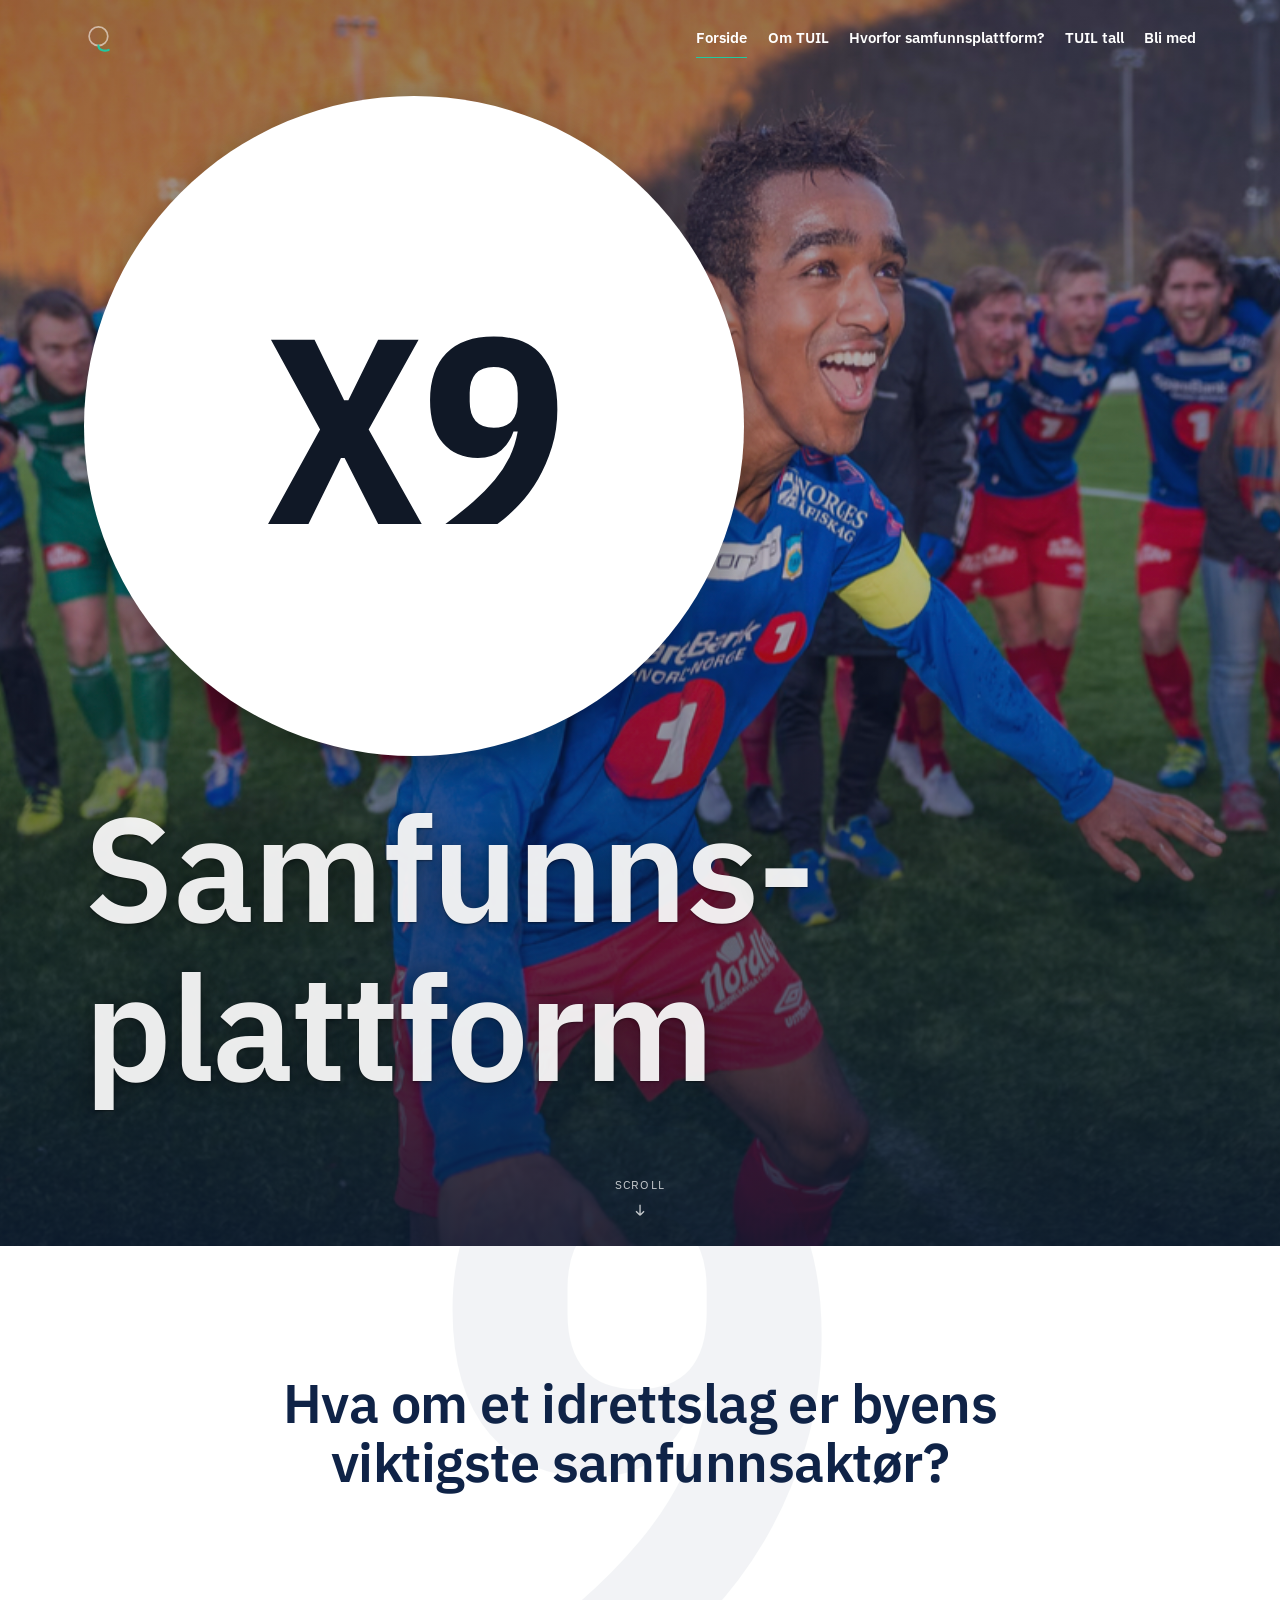
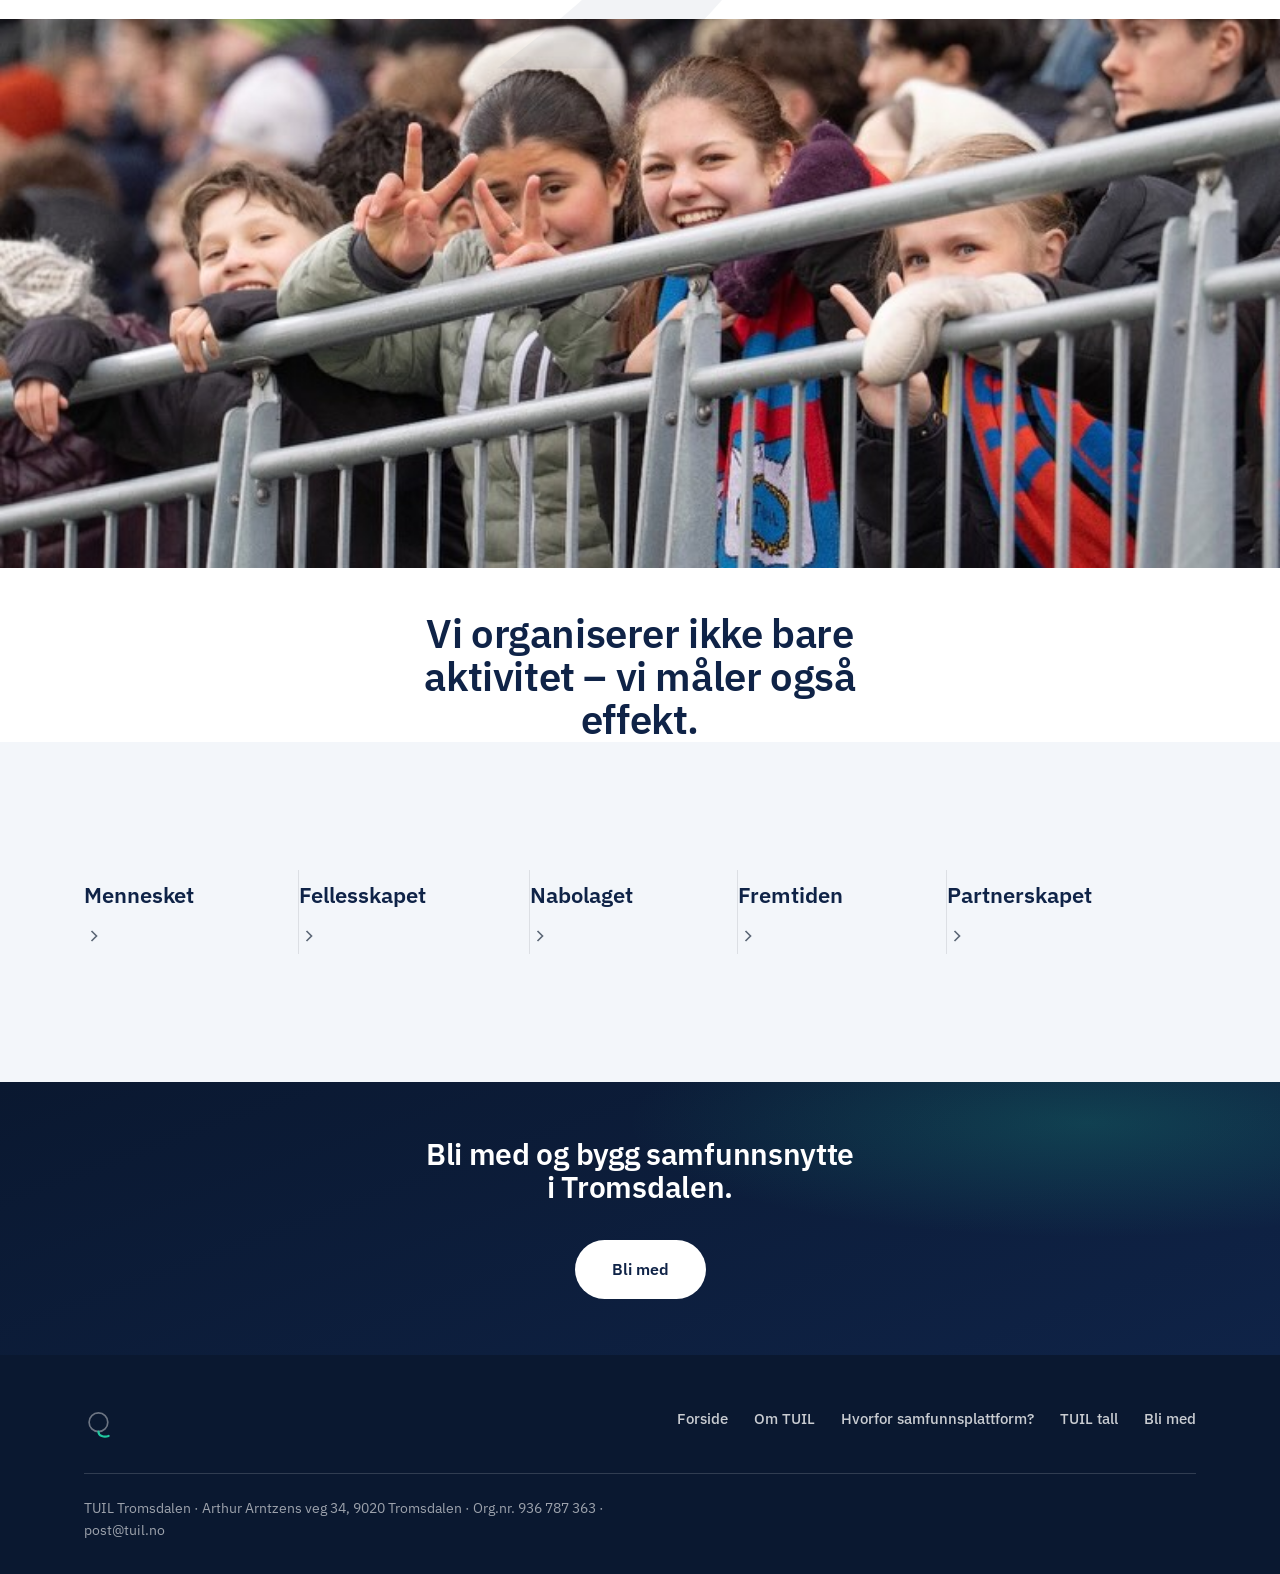
<file: index.html>
<!DOCTYPE html>
<html lang="no">
<head>
<meta charset="UTF-8">
<meta name="viewport" content="width=device-width, initial-scale=1.0">
<title>X9 – TUILs samfunnsplattform</title>
<meta name="description" content="Hva om et idrettslag er byens viktigste samfunnsaktør? X9 er TUILs samfunnsplattform – vi organiserer aktivitet og måler effekt.">
<meta property="og:title" content="X9 – TUILs samfunnsplattform">
<meta property="og:description" content="Hva om et idrettslag er byens viktigste samfunnsaktør? X9 er TUILs samfunnsplattform – vi organiserer aktivitet og måler effekt.">
<meta property="og:type" content="website">
<!-- og:image kommenteres inn når delingsbilde foreligger (bilde 1 eller egen delingsversjon med x9-logo) -->
<!-- <meta property="og:image" content="/images/x9-deling.jpg"> -->

<link rel="preconnect" href="https://fonts.googleapis.com">
<link rel="preconnect" href="https://fonts.gstatic.com" crossorigin>
<link href="https://fonts.googleapis.com/css2?family=IBM+Plex+Sans:wght@400;500;600;700&family=IBM+Plex+Sans+Condensed:wght@600;700&display=swap" rel="stylesheet">

<link rel="stylesheet" href="css/style.css">
</head>
<body>
<a class="skip-link" href="#main">Hopp til innhold</a>

<header class="site-header" id="siteHeader">
  <div class="container header-inner">
    <a href="/" class="logomark" aria-label="X9 TUIL – til forsiden">
      <svg viewBox="0 0 40 36" xmlns="http://www.w3.org/2000/svg" aria-hidden="true">
        <circle class="ring" cx="17" cy="16" r="11"/>
        <path class="arc" d="M17 27c0 5 6.5 7 12 5"/>
      </svg>
    </a>

    <nav class="primary-nav" aria-label="Hovedmeny">
      <div class="nav-links">
        <a href="/" aria-current="page">Forside</a>
        <a href="/om-tuil">Om TUIL</a>
        <a href="/hvorfor">Hvorfor samfunnsplattform?</a>
        <a href="/kpi">TUIL tall</a>
        <a href="/bli-med">Bli med</a>
      </div>
      <button class="menu-toggle" id="menuToggle" aria-expanded="false" aria-controls="mobilePanel" aria-label="Åpne meny">
        <span class="bars"></span>
      </button>
    </nav>
  </div>

  <div class="mobile-panel" id="mobilePanel">
    <a href="/" aria-current="page">Forside</a>
    <a href="/om-tuil">Om TUIL</a>
    <a href="/hvorfor">Hvorfor samfunnsplattform?</a>
    <a href="/kpi">TUIL tall</a>
    <a href="/bli-med">Bli med</a>
  </div>
</header>

<main id="main">

  <!-- ============ SEKSJON 1 — HERO (fullskjerm, bilde 1) ============ -->
  <section class="hero" id="hero">
    <div class="hero-media" data-hero-sentinel>
      <img class="photo" src="Bilder/MO%202018.jpg" alt="TUIL-spiller jubler etter scoring på fotballbanen, med lagkamerater og fjell i bakgrunnen">
    </div>
    <div class="container hero-inner">
      <h1><span class="x9-badge">X9</span><span class="line-2">Samfunns&shy;plattform</span></h1>
    </div>
    <div class="scroll-cue" aria-hidden="true">
      <span>Scroll</span>
      <svg viewBox="0 0 24 24" fill="none" stroke="currentColor" stroke-width="2"><path d="M12 4v16m0 0l-6-6m6 6l6-6"/></svg>
    </div>
  </section>

  <!-- ============ SEKSJON 2 — OVERSKRIFT 2 (ren tekst) ============ -->
  <section class="section" id="pastand">
    <div class="container">
      <div class="statement reveal">
        <svg class="ghost-nine" viewBox="0 0 200 260" aria-hidden="true">
          <text x="100" y="210" text-anchor="middle" font-family="'IBM Plex Sans Condensed', sans-serif" font-weight="700" font-size="260" fill="currentColor">9</text>
        </svg>
        <h2>Hva om et idrettslag er byens viktigste samfunnsaktør?</h2>
      </div>
    </div>
  </section>

  <!-- ============ SEKSJON 3 — BILDE 2 (full bredde) + OVERSKRIFT 3 ============ -->
  <section class="wide-image-block" id="effekt">
    <div class="wide-photo">
      <img class="photo" src="Bilder/Ung%20leder%2032.jpg" alt="Unge tilhengere jubler foran gjerdet på tribunen, iført TUIL-skjerf">
    </div>
    <div class="container caption">
      <h2 class="reveal">Vi organiserer ikke bare aktivitet – vi måler også effekt.</h2>
    </div>
  </section>

  <!-- ============ SEKSJON 4 — PILAR-STRIP ============ -->
  <section class="section section--mist" id="pilarer" aria-label="De fem pilarene bak X9">
    <div class="container">
      <ul class="pillar-strip">
        <li>
          <a href="/hvorfor#mennesket" class="reveal">
            Mennesket
            <svg viewBox="0 0 24 24" fill="none" stroke="currentColor" stroke-width="2" aria-hidden="true"><path d="M9 6l6 6-6 6"/></svg>
          </a>
        </li>
        <li>
          <a href="/hvorfor#fellesskapet" class="reveal">
            Fellesskapet
            <svg viewBox="0 0 24 24" fill="none" stroke="currentColor" stroke-width="2" aria-hidden="true"><path d="M9 6l6 6-6 6"/></svg>
          </a>
        </li>
        <li>
          <a href="/hvorfor#nabolaget" class="reveal">
            Nabolaget
            <svg viewBox="0 0 24 24" fill="none" stroke="currentColor" stroke-width="2" aria-hidden="true"><path d="M9 6l6 6-6 6"/></svg>
          </a>
        </li>
        <li>
          <a href="/hvorfor#fremtiden" class="reveal">
            Fremtiden
            <svg viewBox="0 0 24 24" fill="none" stroke="currentColor" stroke-width="2" aria-hidden="true"><path d="M9 6l6 6-6 6"/></svg>
          </a>
        </li>
        <li>
          <a href="/hvorfor#partnerskapet" class="reveal">
            Partnerskapet
            <svg viewBox="0 0 24 24" fill="none" stroke="currentColor" stroke-width="2" aria-hidden="true"><path d="M9 6l6 6-6 6"/></svg>
          </a>
        </li>
      </ul>
    </div>
  </section>

  <!-- ============ SEKSJON 5 — CTA ============ -->
  <section class="cta-band" id="cta">
    <div class="container">
      <h2 class="reveal">Bli med og bygg samfunnsnytte i Tromsdalen.</h2>
      <a href="/bli-med" class="btn btn-on-dark reveal" style="margin-top:36px;">Bli med</a>
    </div>
  </section>

</main>

<footer class="site-footer">
  <div class="container">
    <div class="footer-top">
      <a href="/" class="logomark" aria-label="X9 TUIL – til forsiden">
        <svg viewBox="0 0 40 36" xmlns="http://www.w3.org/2000/svg" aria-hidden="true">
          <circle class="ring" cx="17" cy="16" r="11"/>
          <path class="arc" d="M17 27c0 5 6.5 7 12 5"/>
        </svg>
      </a>
      <nav class="footer-nav" aria-label="Bunntekstmeny">
        <a href="/">Forside</a>
        <a href="/om-tuil">Om TUIL</a>
        <a href="/hvorfor">Hvorfor samfunnsplattform?</a>
        <a href="/kpi">TUIL tall</a>
        <a href="/bli-med">Bli med</a>
      </nav>
    </div>
    <div class="footer-bottom">
      <p>TUIL Tromsdalen · Arthur Arntzens veg 34, 9020 Tromsdalen · Org.nr. 936 787 363 · <a href="mailto:post@tuil.no">post@tuil.no</a></p>
    </div>
  </div>
</footer>

<script src="js/main.js"></script>
</body>
</html>
</file>
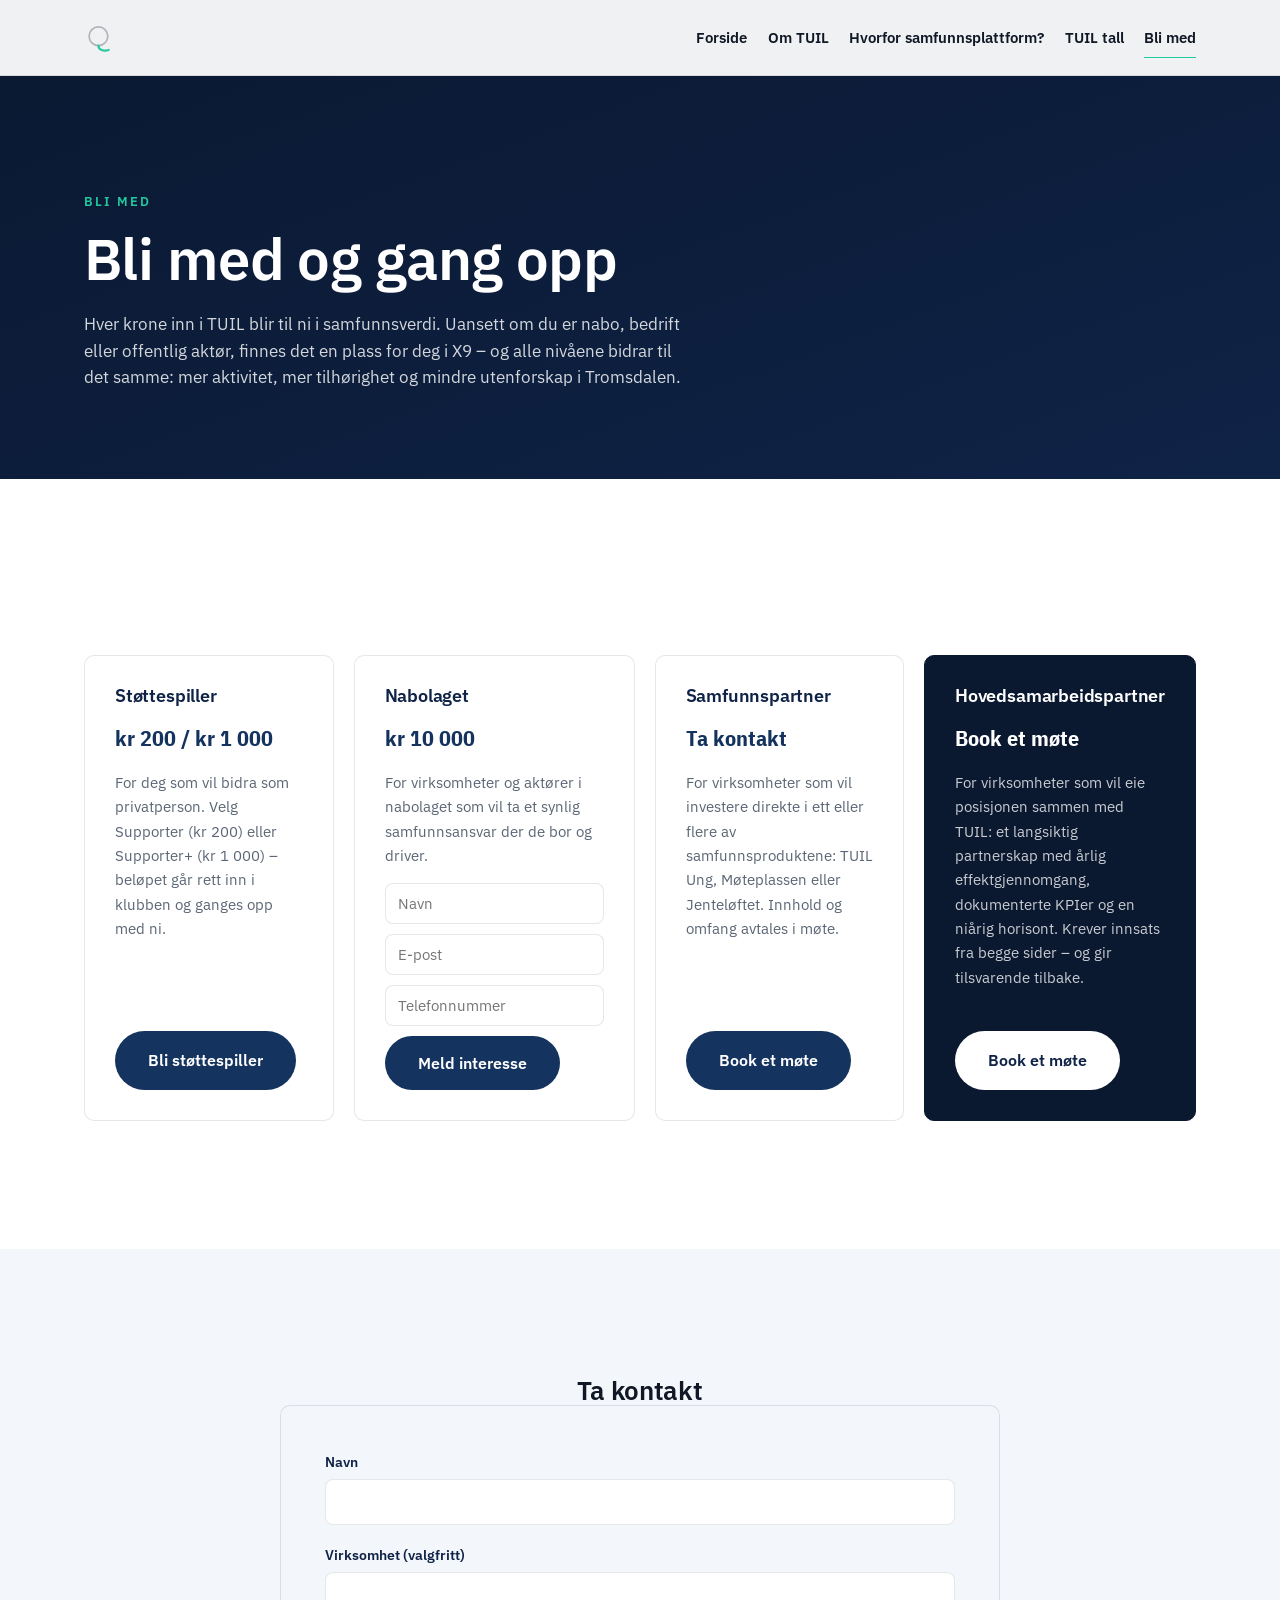
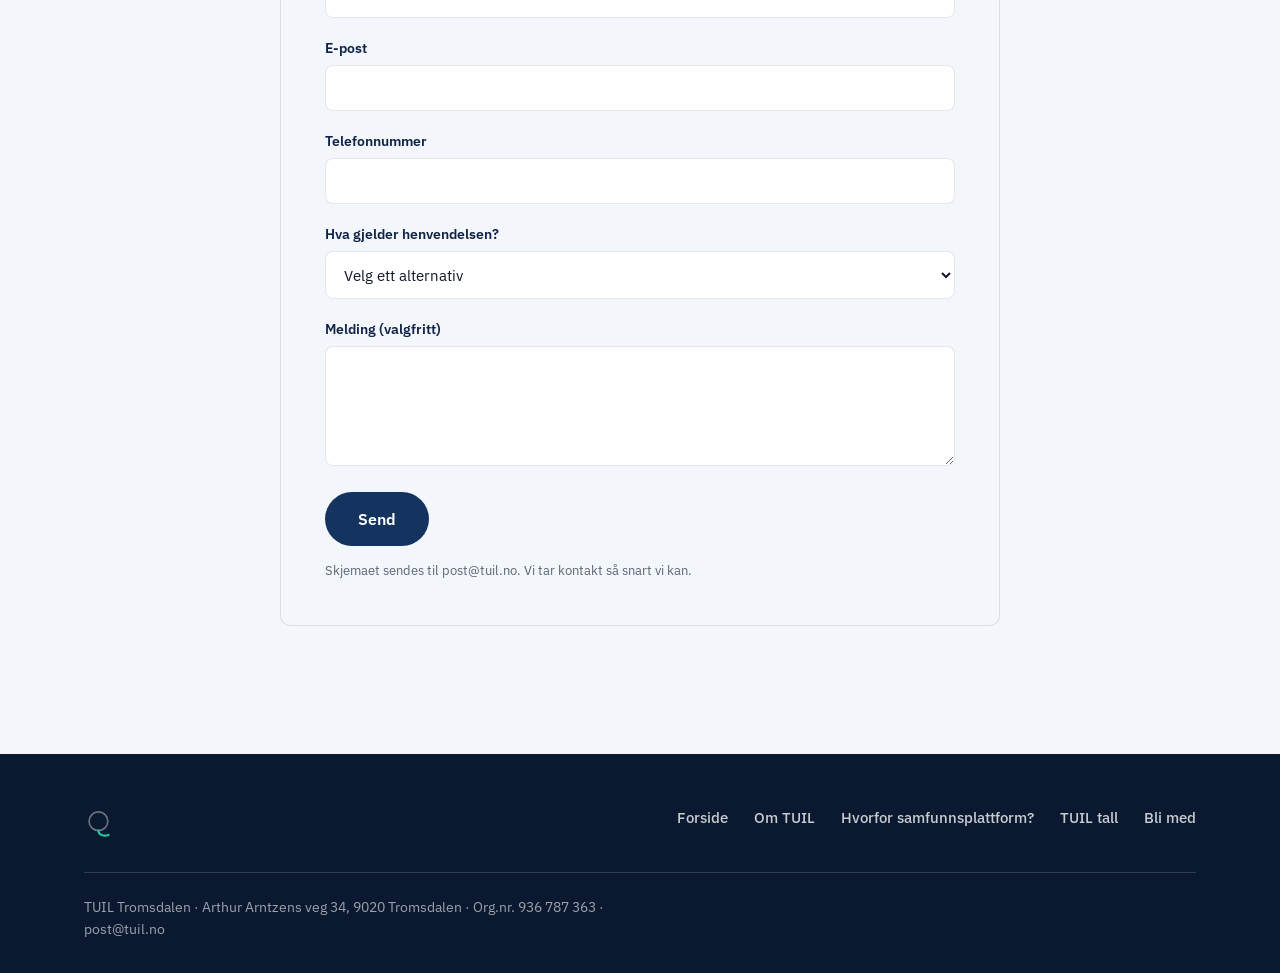
<file: bli-med.html>
<!DOCTYPE html>
<html lang="no">
<head>
<meta charset="UTF-8">
<meta name="viewport" content="width=device-width, initial-scale=1.0">
<title>Bli med i X9 – TUILs samfunnsplattform</title>
<meta name="description" content="Fra 200 kroner til hovedsamarbeidspartnerskap – bli med og gang opp det som allerede virker i Tromsdalen. Én krone inn, ni kroner ut.">
<meta property="og:title" content="Bli med i X9 – TUILs samfunnsplattform">
<meta property="og:description" content="Fra 200 kroner til hovedsamarbeidspartnerskap – bli med og gang opp det som allerede virker i Tromsdalen. Én krone inn, ni kroner ut.">
<meta property="og:type" content="website">
<!-- og:image ikke spesifisert i innholdsfila for denne siden ennå -->
<!-- <meta property="og:image" content="/images/bli-med-deling.jpg"> -->

<link rel="preconnect" href="https://fonts.googleapis.com">
<link rel="preconnect" href="https://fonts.gstatic.com" crossorigin>
<link href="https://fonts.googleapis.com/css2?family=IBM+Plex+Sans:wght@400;500;600;700&family=IBM+Plex+Sans+Condensed:wght@600;700&display=swap" rel="stylesheet">

<link rel="stylesheet" href="css/style.css">
</head>
<body>
<a class="skip-link" href="#main">Hopp til innhold</a>

<header class="site-header" id="siteHeader">
  <div class="container header-inner">
    <a href="/" class="logomark" aria-label="X9 TUIL – til forsiden">
      <svg viewBox="0 0 40 36" xmlns="http://www.w3.org/2000/svg" aria-hidden="true">
        <circle class="ring" cx="17" cy="16" r="11"/>
        <path class="arc" d="M17 27c0 5 6.5 7 12 5"/>
      </svg>
    </a>

    <nav class="primary-nav" aria-label="Hovedmeny">
      <div class="nav-links">
        <a href="/">Forside</a>
        <a href="/om-tuil">Om TUIL</a>
        <a href="/hvorfor">Hvorfor samfunnsplattform?</a>
        <a href="/kpi">TUIL tall</a>
        <a href="/bli-med" aria-current="page">Bli med</a>
      </div>
      <button class="menu-toggle" id="menuToggle" aria-expanded="false" aria-controls="mobilePanel" aria-label="Åpne meny">
        <span class="bars"></span>
      </button>
    </nav>
  </div>

  <div class="mobile-panel" id="mobilePanel">
    <a href="/">Forside</a>
    <a href="/om-tuil">Om TUIL</a>
    <a href="/hvorfor">Hvorfor samfunnsplattform?</a>
    <a href="/kpi">TUIL tall</a>
    <a href="/bli-med" aria-current="page">Bli med</a>
  </div>
</header>

<main id="main">

  <!-- ============ SEKSJON 1 — Intro ============ -->
  <section class="page-intro">
    <div class="container">
      <p class="eyebrow">Bli med</p>
      <h1 class="reveal">Bli med og gang opp</h1>
      <p class="reveal">Hver krone inn i TUIL blir til ni i samfunnsverdi. Uansett om du er nabo, bedrift eller offentlig aktør, finnes det en plass for deg i X9 – og alle nivåene bidrar til det samme: mer aktivitet, mer tilhørighet og mindre utenforskap i Tromsdalen.</p>
    </div>
  </section>

  <!-- ============ SEKSJON 2 — Nivåene ============ -->
  <section class="section" id="nivaene">
    <div class="container">
      <div class="tier-grid">

        <div class="tier reveal">
          <h3>Støttespiller</h3>
          <div class="price">kr 200 / kr 1 000</div>
          <p class="desc">For deg som vil bidra som privatperson. Velg Supporter (kr 200) eller Supporter+ (kr 1 000) – beløpet går rett inn i klubben og ganges opp med ni.</p>
          <!-- Rubic-lenke mangler ennå ([X] i innholdsfila) — knappen peker midlertidig til kontaktskjemaet under. Bytt href til direkte Rubic-innmelding når lenken foreligger. -->
          <a href="#kontakt" class="btn btn-primary">Bli støttespiller</a>
        </div>

        <div class="tier reveal">
          <h3>Nabolaget</h3>
          <div class="price">kr 10 000</div>
          <p class="desc">For virksomheter og aktører i nabolaget som vil ta et synlig samfunnsansvar der de bor og driver.</p>
          <form class="tier-form" name="nabolaget-interesse" method="POST" data-netlify="true" netlify-honeypot="bot-field-nabolaget" action="/takk">
            <input type="hidden" name="form-name" value="nabolaget-interesse">
            <p class="visually-hidden"><label>Ikke fyll ut dersom du er menneske: <input name="bot-field-nabolaget"></label></p>
            <input type="text" name="navn" placeholder="Navn" aria-label="Navn" required autocomplete="name">
            <input type="email" name="epost" placeholder="E-post" aria-label="E-post" required autocomplete="email">
            <input type="tel" name="telefon" placeholder="Telefonnummer" aria-label="Telefonnummer" required autocomplete="tel">
            <button type="submit" class="btn btn-primary">Meld interesse</button>
          </form>
        </div>

        <div class="tier reveal">
          <h3>Samfunnspartner</h3>
          <div class="price">Ta kontakt</div>
          <p class="desc">For virksomheter som vil investere direkte i ett eller flere av samfunnsproduktene: TUIL Ung, Møteplassen eller Jenteløftet. Innhold og omfang avtales i møte.</p>
          <a href="#kontakt" class="btn btn-primary">Book et møte</a>
        </div>

        <div class="tier tier--featured reveal">
          <h3>Hovedsamarbeidspartner</h3>
          <div class="price">Book et møte</div>
          <p class="desc">For virksomheter som vil eie posisjonen sammen med TUIL: et langsiktig partnerskap med årlig effektgjennomgang, dokumenterte KPIer og en niårig horisont. Krever innsats fra begge sider – og gir tilsvarende tilbake.</p>
          <a href="#kontakt" class="btn btn-on-dark">Book et møte</a>
        </div>

      </div>
    </div>
  </section>

  <!-- ============ SEKSJON 3 — Kontaktskjema ============ -->
  <section class="section section--mist" id="kontakt">
    <div class="container">
      <div class="reveal" style="text-align:center;max-width:600px;margin-inline:auto;">
        <h2>Ta kontakt</h2>
      </div>

      <form class="contact-form reveal" name="kontakt" method="POST" data-netlify="true" netlify-honeypot="bot-field" action="/takk">
        <input type="hidden" name="form-name" value="kontakt">
        <p class="visually-hidden"><label>Ikke fyll ut dersom du er menneske: <input name="bot-field"></label></p>

        <div class="field">
          <label for="navn">Navn</label>
          <input type="text" id="navn" name="navn" required autocomplete="name">
        </div>
        <div class="field">
          <label for="virksomhet">Virksomhet (valgfritt)</label>
          <input type="text" id="virksomhet" name="virksomhet" autocomplete="organization">
        </div>
        <div class="field">
          <label for="epost">E-post</label>
          <input type="email" id="epost" name="epost" required autocomplete="email">
        </div>
        <div class="field">
          <label for="telefon">Telefonnummer</label>
          <input type="tel" id="telefon" name="telefon" required autocomplete="tel">
        </div>
        <div class="field">
          <label for="gjelder">Hva gjelder henvendelsen?</label>
          <select id="gjelder" name="gjelder" required>
            <option value="">Velg ett alternativ</option>
            <option value="Hovedsamarbeidspartner">Hovedsamarbeidspartner</option>
            <option value="Samfunnspartner">Samfunnspartner</option>
            <option value="Nabolaget">Nabolaget</option>
            <option value="Støttespiller">Støttespiller</option>
            <option value="Annet">Annet</option>
          </select>
        </div>
        <div class="field">
          <label for="melding">Melding (valgfritt)</label>
          <textarea id="melding" name="melding"></textarea>
        </div>

        <button type="submit" class="btn btn-primary">Send</button>
        <p class="form-note">Skjemaet sendes til post@tuil.no. Vi tar kontakt så snart vi kan.</p>
      </form>
    </div>
  </section>

</main>

<footer class="site-footer">
  <div class="container">
    <div class="footer-top">
      <a href="/" class="logomark" aria-label="X9 TUIL – til forsiden">
        <svg viewBox="0 0 40 36" xmlns="http://www.w3.org/2000/svg" aria-hidden="true">
          <circle class="ring" cx="17" cy="16" r="11"/>
          <path class="arc" d="M17 27c0 5 6.5 7 12 5"/>
        </svg>
      </a>
      <nav class="footer-nav" aria-label="Bunntekstmeny">
        <a href="/">Forside</a>
        <a href="/om-tuil">Om TUIL</a>
        <a href="/hvorfor">Hvorfor samfunnsplattform?</a>
        <a href="/kpi">TUIL tall</a>
        <a href="/bli-med">Bli med</a>
      </nav>
    </div>
    <div class="footer-bottom">
      <p>TUIL Tromsdalen · Arthur Arntzens veg 34, 9020 Tromsdalen · Org.nr. 936 787 363 · <a href="mailto:post@tuil.no">post@tuil.no</a></p>
    </div>
  </div>
</footer>

<script src="js/main.js"></script>
</body>
</html>
</file>
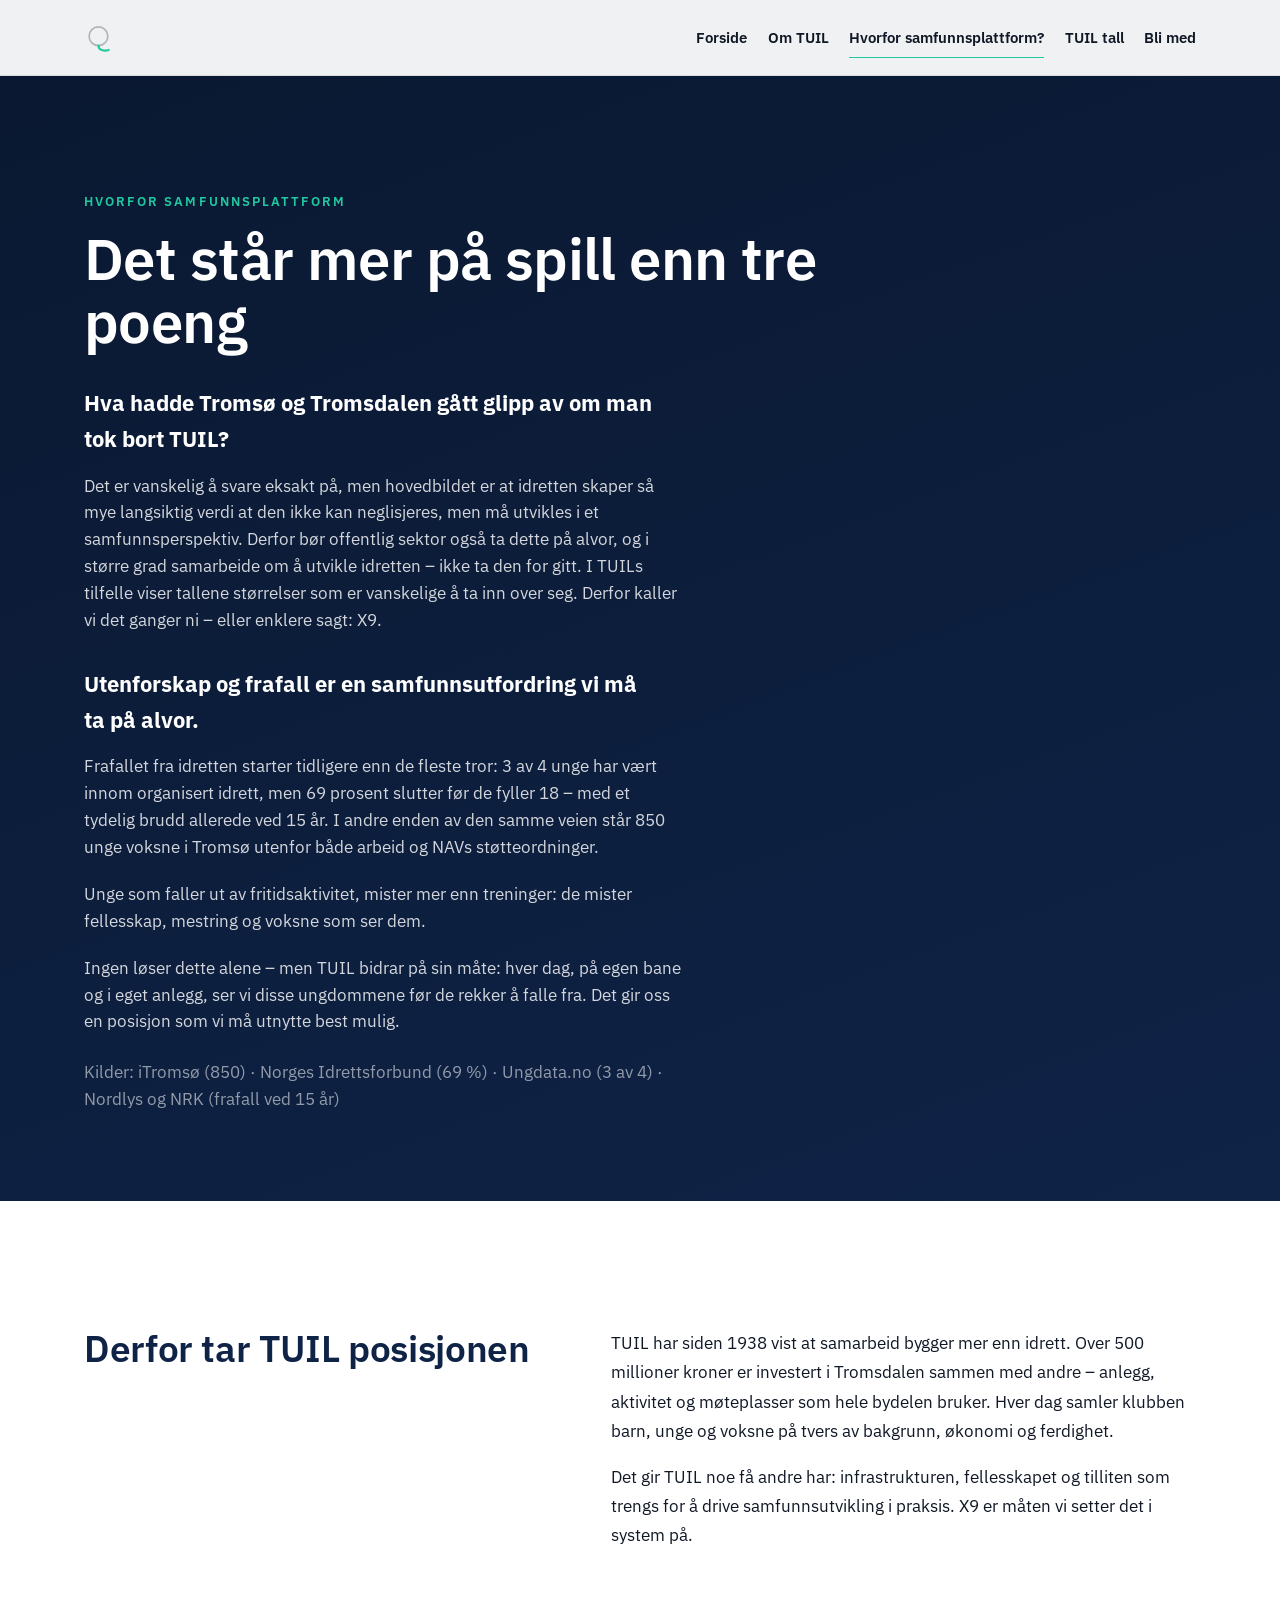
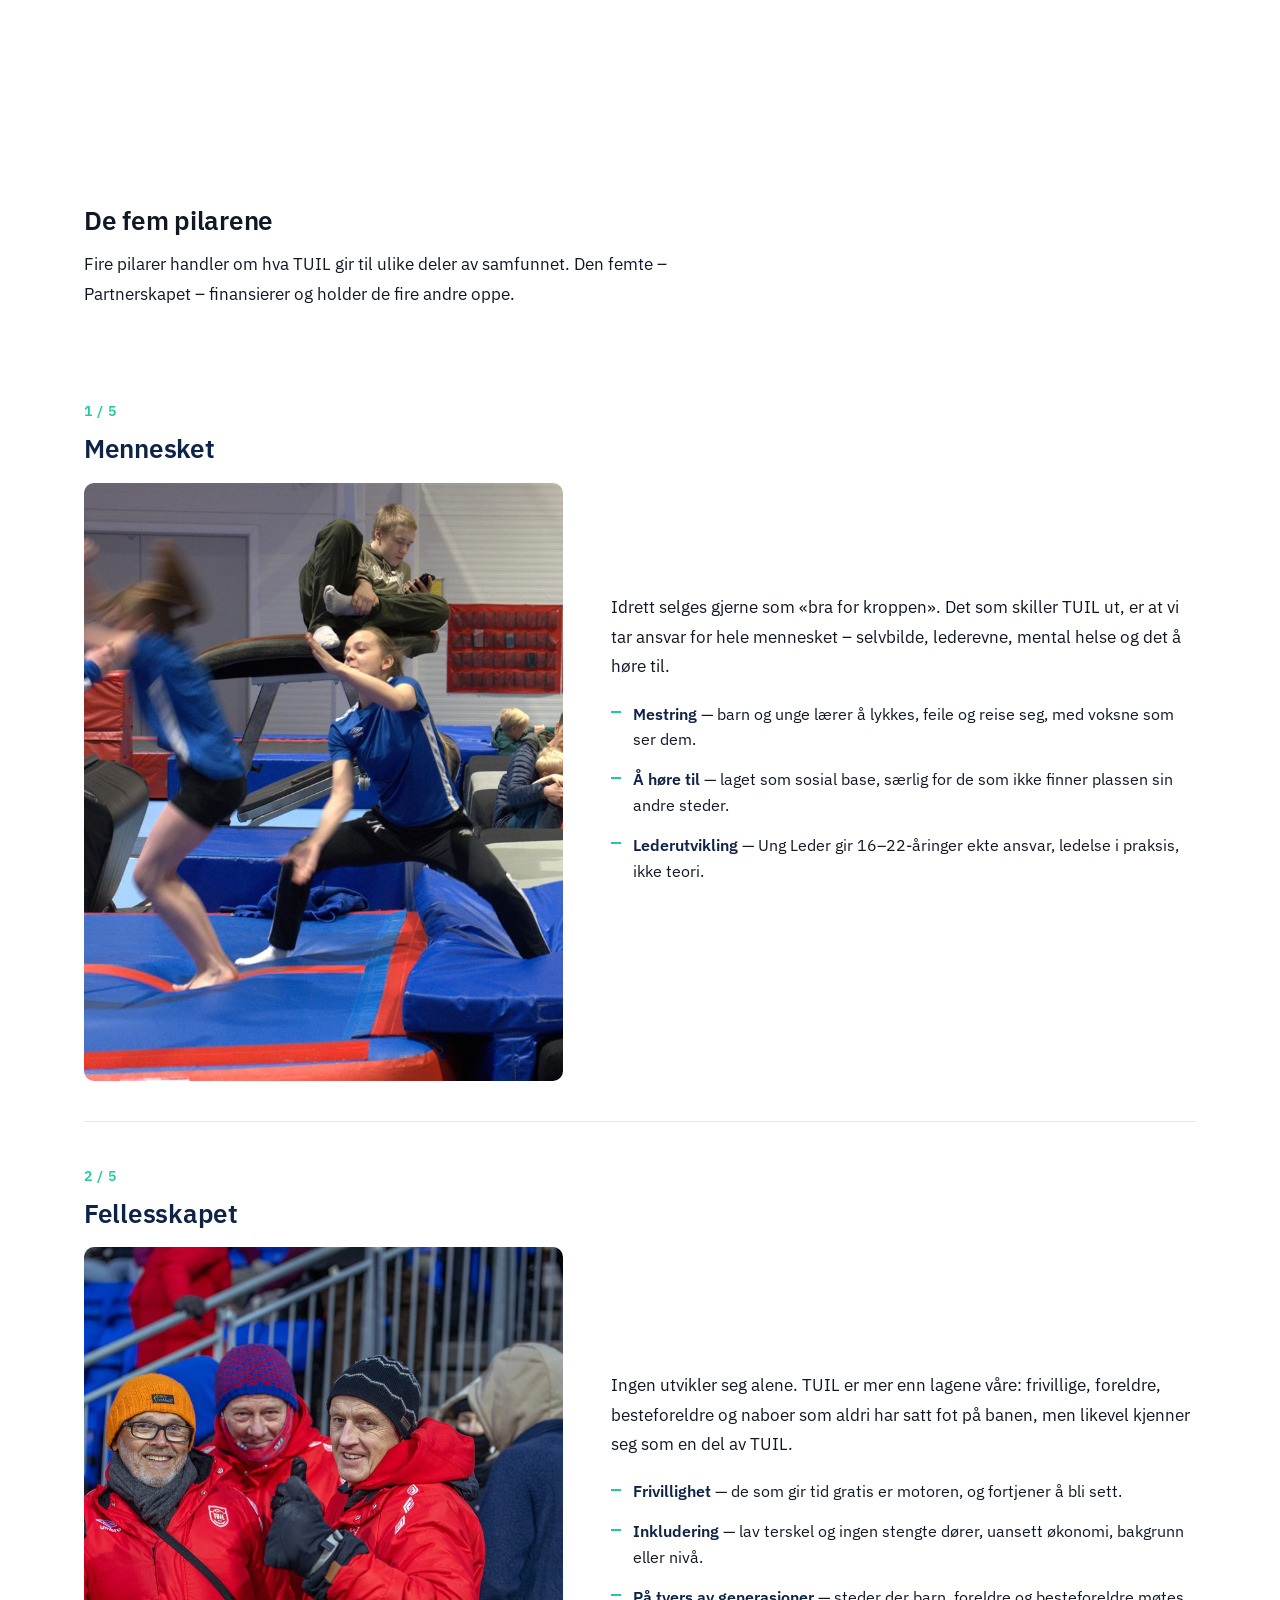
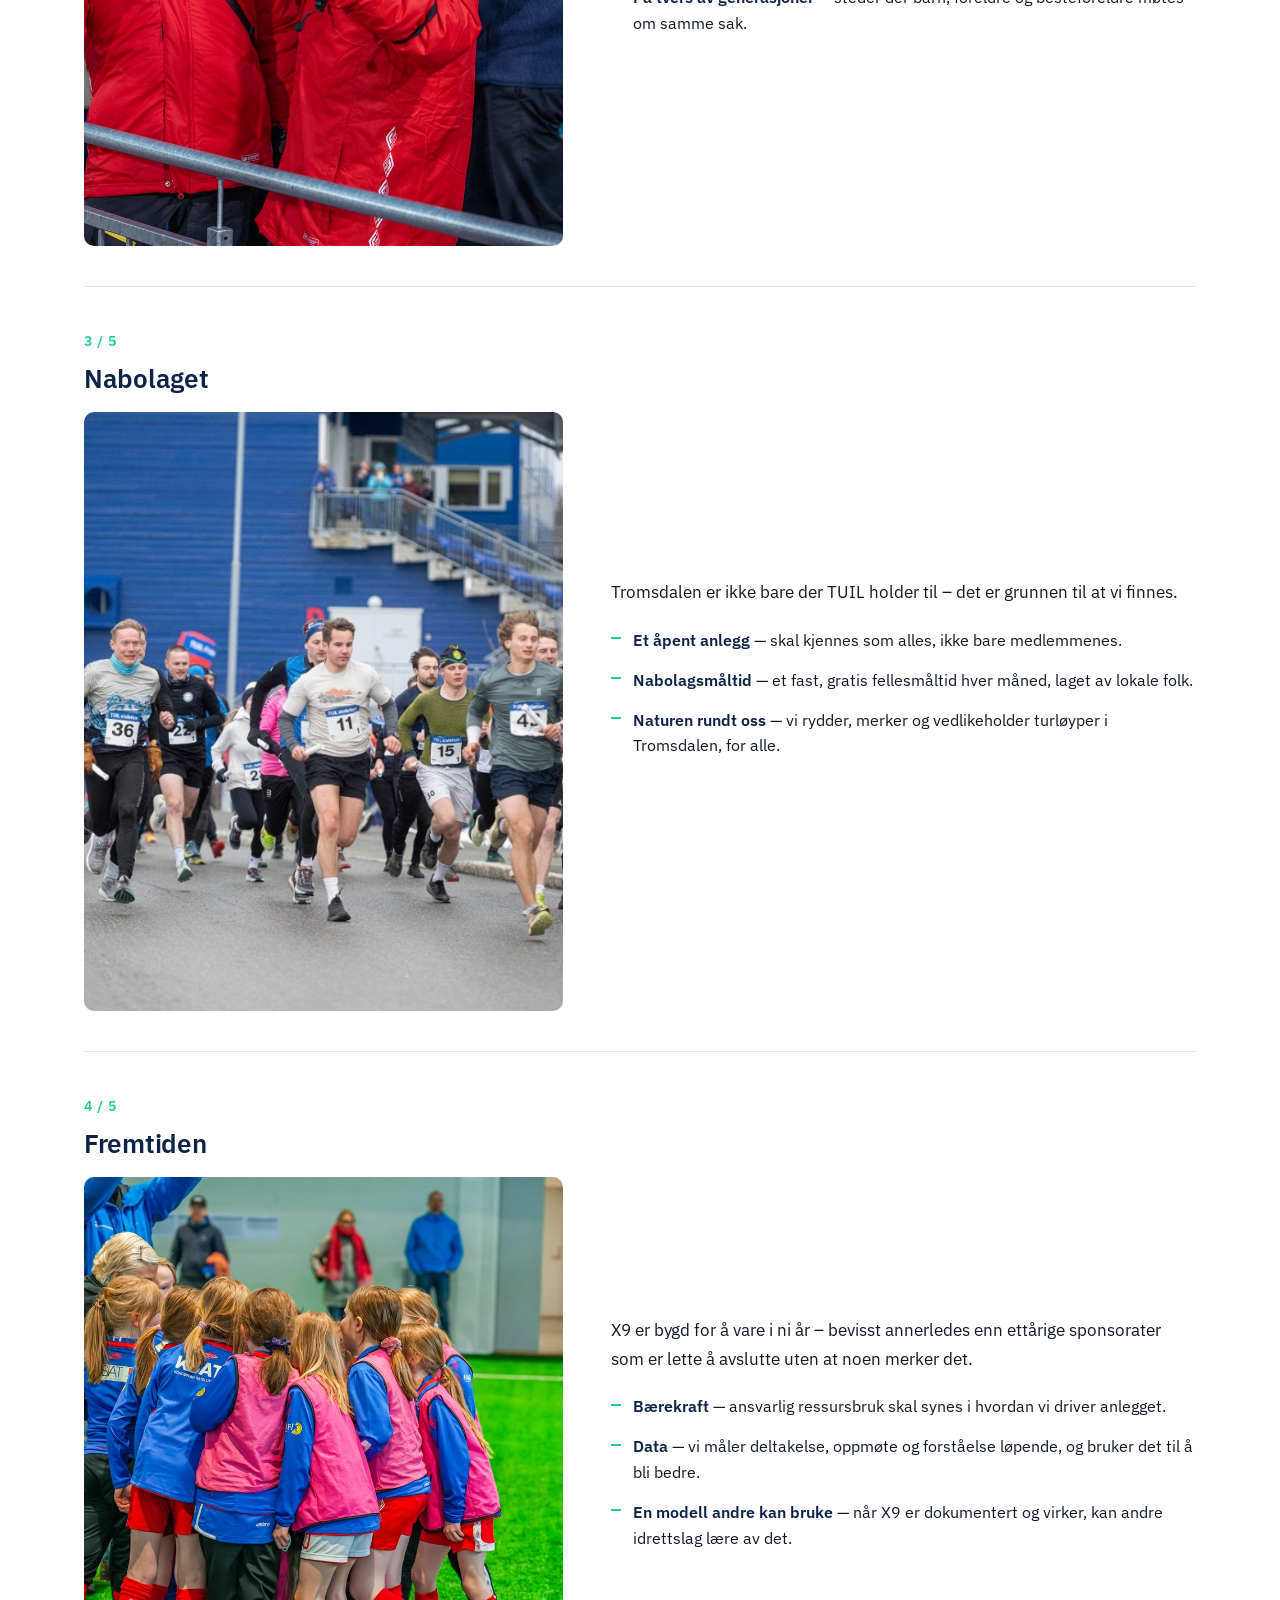
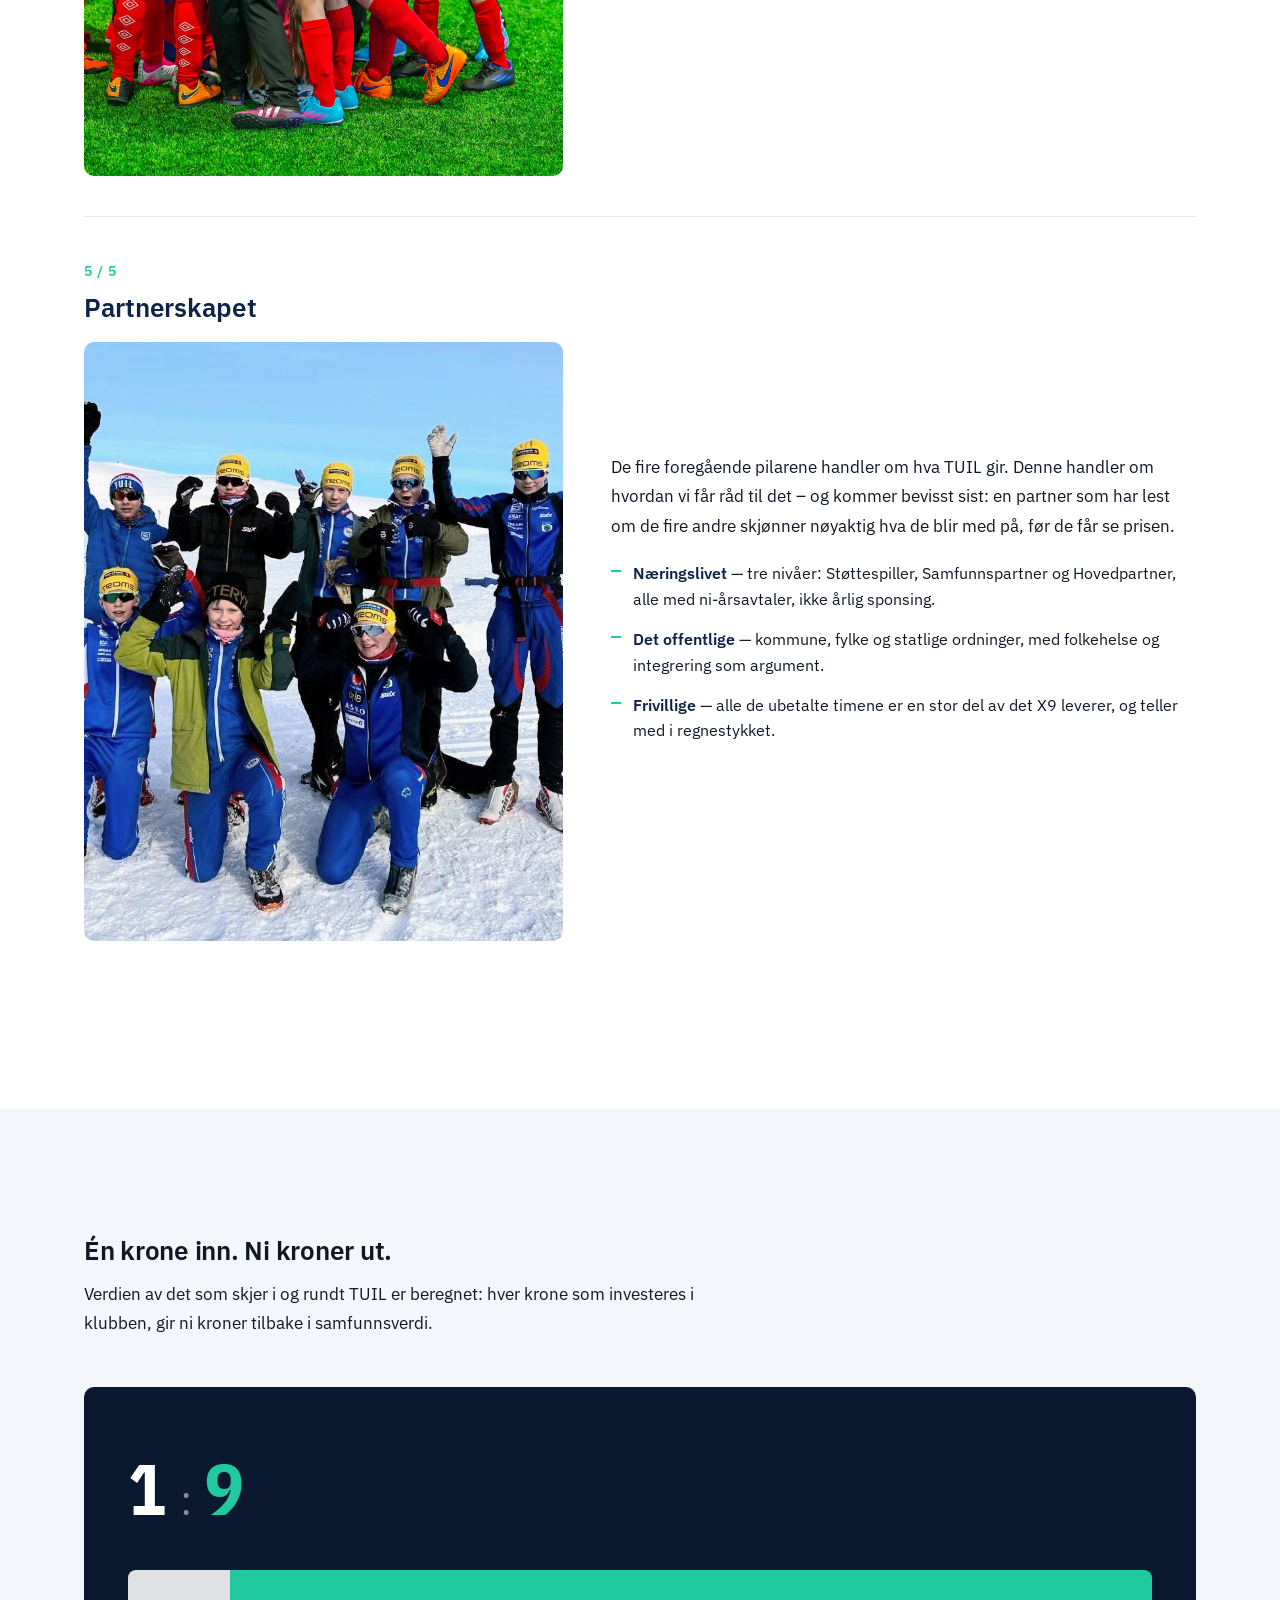
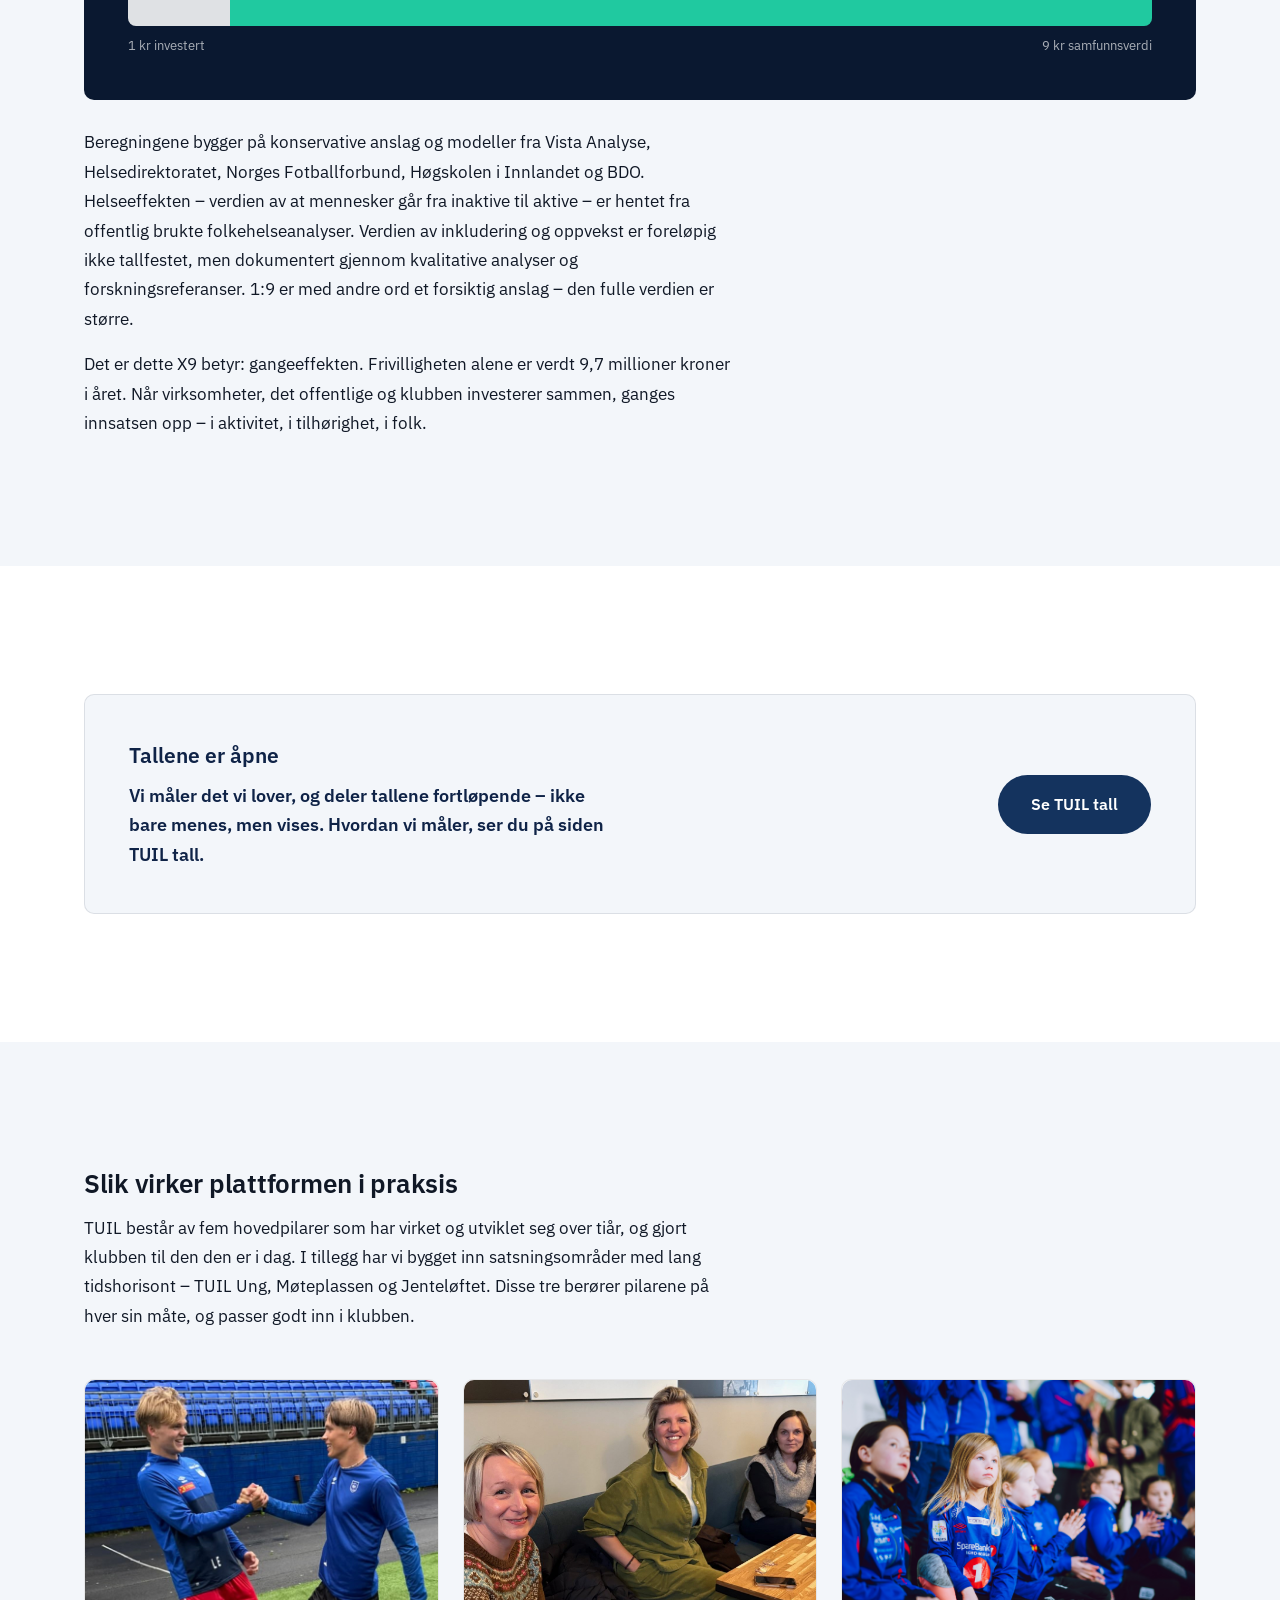
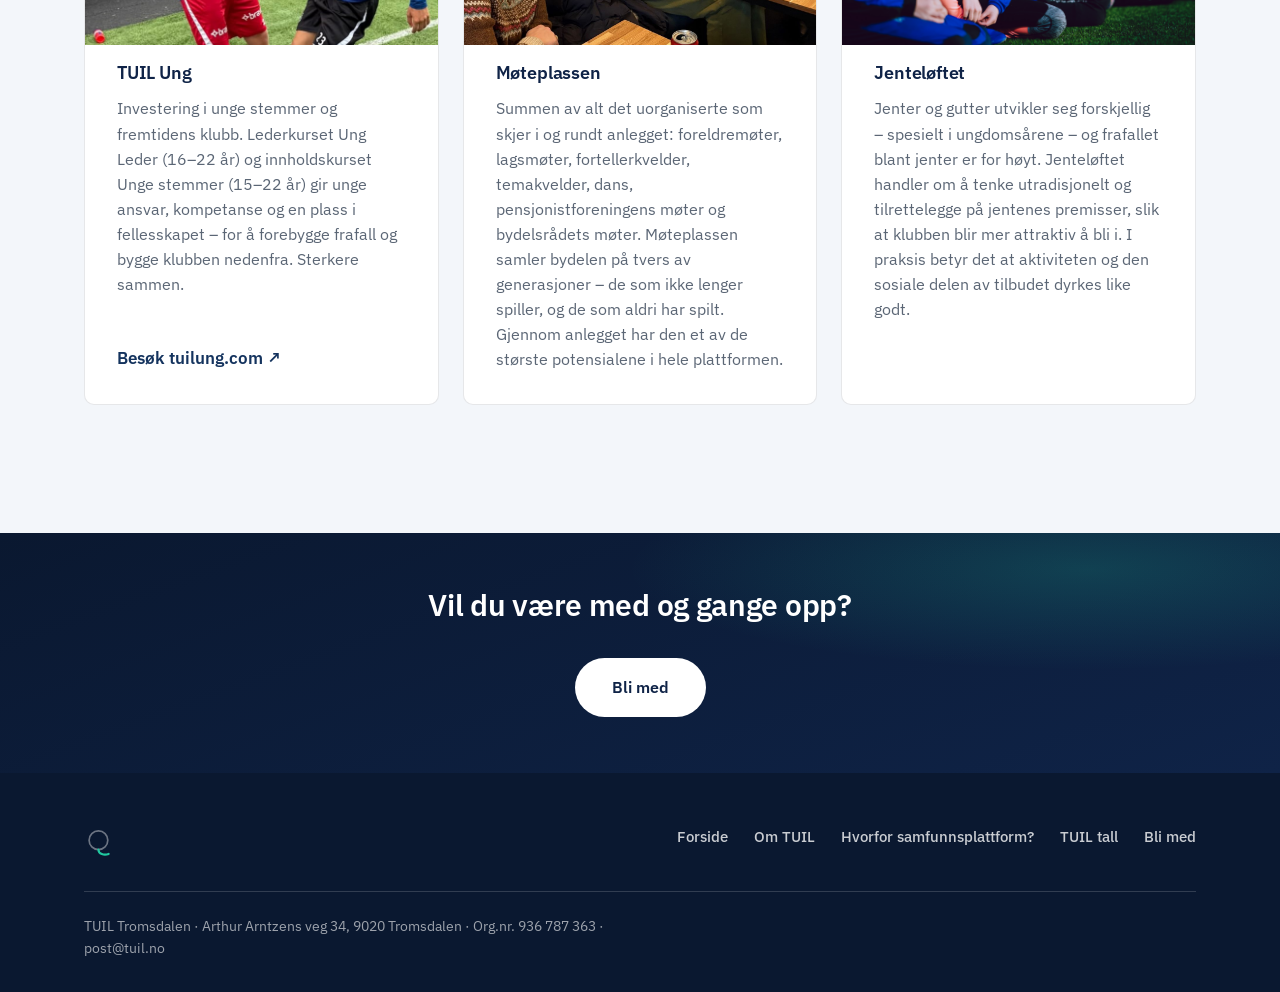
<file: hvorfor.html>
<!DOCTYPE html>
<html lang="no">
<head>
<meta charset="UTF-8">
<meta name="viewport" content="width=device-width, initial-scale=1.0">
<title>Hvorfor samfunnsplattform – X9</title>
<meta name="description" content="Én krone inn i TUIL blir til ni kroner i samfunnsverdi. X9 er svaret på hvordan et idrettslag kan drive samfunnsutvikling – målt, ikke bare ment.">
<meta property="og:title" content="Hvorfor samfunnsplattform – X9">
<meta property="og:description" content="Én krone inn i TUIL blir til ni kroner i samfunnsverdi. X9 er svaret på hvordan et idrettslag kan drive samfunnsutvikling – målt, ikke bare ment.">
<meta property="og:type" content="website">
<!-- og:image ikke spesifisert i innholdsfila for denne siden ennå -->
<!-- <meta property="og:image" content="/images/hvorfor-deling.jpg"> -->

<link rel="preconnect" href="https://fonts.googleapis.com">
<link rel="preconnect" href="https://fonts.gstatic.com" crossorigin>
<link href="https://fonts.googleapis.com/css2?family=IBM+Plex+Sans:wght@400;500;600;700&family=IBM+Plex+Sans+Condensed:wght@600;700&display=swap" rel="stylesheet">

<link rel="stylesheet" href="css/style.css">
</head>
<body>
<a class="skip-link" href="#main">Hopp til innhold</a>

<header class="site-header" id="siteHeader">
  <div class="container header-inner">
    <a href="/" class="logomark" aria-label="X9 TUIL – til forsiden">
      <svg viewBox="0 0 40 36" xmlns="http://www.w3.org/2000/svg" aria-hidden="true">
        <circle class="ring" cx="17" cy="16" r="11"/>
        <path class="arc" d="M17 27c0 5 6.5 7 12 5"/>
      </svg>
    </a>

    <nav class="primary-nav" aria-label="Hovedmeny">
      <div class="nav-links">
        <a href="/">Forside</a>
        <a href="/om-tuil">Om TUIL</a>
        <a href="/hvorfor" aria-current="page">Hvorfor samfunnsplattform?</a>
        <a href="/kpi">TUIL tall</a>
        <a href="/bli-med">Bli med</a>
      </div>
      <button class="menu-toggle" id="menuToggle" aria-expanded="false" aria-controls="mobilePanel" aria-label="Åpne meny">
        <span class="bars"></span>
      </button>
    </nav>
  </div>

  <div class="mobile-panel" id="mobilePanel">
    <a href="/">Forside</a>
    <a href="/om-tuil">Om TUIL</a>
    <a href="/hvorfor" aria-current="page">Hvorfor samfunnsplattform?</a>
    <a href="/kpi">TUIL tall</a>
    <a href="/bli-med">Bli med</a>
  </div>
</header>

<main id="main">

  <!-- ============ SEKSJON 1 — Utfordringen ============ -->
  <section class="page-intro" id="utfordringen">
    <div class="container">
      <p class="eyebrow">Hvorfor samfunnsplattform</p>
      <h1 class="reveal">Det står mer på spill enn tre poeng</h1>
      <p class="ingress reveal">Hva hadde Tromsø og Tromsdalen gått glipp av om man tok bort TUIL?</p>
      <p class="reveal">Det er vanskelig å svare eksakt på, men hovedbildet er at idretten skaper så mye langsiktig verdi at den ikke kan neglisjeres, men må utvikles i et samfunnsperspektiv. Derfor bør offentlig sektor også ta dette på alvor, og i større grad samarbeide om å utvikle idretten – ikke ta den for gitt. I TUILs tilfelle viser tallene størrelser som er vanskelige å ta inn over seg. Derfor kaller vi det ganger ni – eller enklere sagt: X9.</p>
      <p class="ingress reveal">Utenforskap og frafall er en samfunnsutfordring vi må ta på alvor.</p>
      <p class="reveal">Frafallet fra idretten starter tidligere enn de fleste tror: 3 av 4 unge har vært innom organisert idrett, men 69 prosent slutter før de fyller 18 – med et tydelig brudd allerede ved 15 år. I andre enden av den samme veien står 850 unge voksne i Tromsø utenfor både arbeid og NAVs støtteordninger.</p>
      <p class="reveal">Unge som faller ut av fritidsaktivitet, mister mer enn treninger: de mister fellesskap, mestring og voksne som ser dem.</p>
      <p class="reveal">Ingen løser dette alene – men TUIL bidrar på sin måte: hver dag, på egen bane og i eget anlegg, ser vi disse ungdommene før de rekker å falle fra. Det gir oss en posisjon som vi må utnytte best mulig.</p>
      <p class="fineprint reveal">Kilder: iTromsø (850) · Norges Idrettsforbund (69 %) · Ungdata.no (3 av 4) · Nordlys og NRK (frafall ved 15 år)</p>
    </div>
  </section>

  <!-- ============ SEKSJON 2 — Klubbens rolle som samfunnsaktør ============ -->
  <section class="section" id="rolle">
    <div class="container split">
      <div class="reveal">
        <h2>Derfor tar TUIL posisjonen</h2>
      </div>
      <div class="reveal">
        <p class="lede">TUIL har siden 1938 vist at samarbeid bygger mer enn idrett. Over 500 millioner kroner er investert i Tromsdalen sammen med andre – anlegg, aktivitet og møteplasser som hele bydelen bruker. Hver dag samler klubben barn, unge og voksne på tvers av bakgrunn, økonomi og ferdighet.</p>
        <p class="lede" style="margin-top:16px;">Det gir TUIL noe få andre har: infrastrukturen, fellesskapet og tilliten som trengs for å drive samfunnsutvikling i praksis. X9 er måten vi setter det i system på.</p>
      </div>
    </div>
  </section>

  <!-- ============ SEKSJON 3 — De fem pilarene ============ -->
  <section class="section" id="pilarene" aria-label="De fem pilarene bak X9">
    <div class="container">
      <div class="reveal" style="max-width:760px;margin-bottom:clamp(32px,4vw,48px);">
        <h2>De fem pilarene</h2>
        <p class="lede" style="margin-top:16px;">Fire pilarer handler om hva TUIL gir til ulike deler av samfunnet. Den femte – Partnerskapet – finansierer og holder de fire andre oppe.</p>
      </div>

      <div class="pillar-detail" id="mennesket">
        <div class="split">
          <div class="reveal">
            <span class="pillar-index">1 / 5</span><h3>Mennesket</h3>
            <div class="split-photo">
              <img src="Bilder/web-turn.jpg" alt="Turnjenter i bevegelse i turnhallen, med en far og barn på mattene i bakgrunnen" loading="lazy">
            </div>
          </div>
          <div class="reveal">
            <p class="lede">Idrett selges gjerne som «bra for kroppen». Det som skiller TUIL ut, er at vi tar ansvar for hele mennesket – selvbilde, lederevne, mental helse og det å høre til.</p>
            <ul class="pillar-points">
              <li><strong>Mestring</strong> — barn og unge lærer å lykkes, feile og reise seg, med voksne som ser dem.</li>
              <li><strong>Å høre til</strong> — laget som sosial base, særlig for de som ikke finner plassen sin andre steder.</li>
              <li><strong>Lederutvikling</strong> — Ung Leder gir 16–22-åringer ekte ansvar, ledelse i praksis, ikke teori.</li>
            </ul>
          </div>
        </div>
      </div>

      <div class="pillar-detail" id="fellesskapet">
        <div class="split">
          <div class="reveal">
            <span class="pillar-index">2 / 5</span><h3>Fellesskapet</h3>
            <div class="split-photo">
              <img src="Bilder/web-frivillige.jpg" alt="Frivillige i røde TUIL-jakker jubler på tribunen" loading="lazy">
            </div>
          </div>
          <div class="reveal">
            <p class="lede">Ingen utvikler seg alene. TUIL er mer enn lagene våre: frivillige, foreldre, besteforeldre og naboer som aldri har satt fot på banen, men likevel kjenner seg som en del av TUIL.</p>
            <ul class="pillar-points">
              <li><strong>Frivillighet</strong> — de som gir tid gratis er motoren, og fortjener å bli sett.</li>
              <li><strong>Inkludering</strong> — lav terskel og ingen stengte dører, uansett økonomi, bakgrunn eller nivå.</li>
              <li><strong>På tvers av generasjoner</strong> — steder der barn, foreldre og besteforeldre møtes om samme sak.</li>
            </ul>
          </div>
        </div>
      </div>

      <div class="pillar-detail" id="nabolaget">
        <div class="split">
          <div class="reveal">
            <span class="pillar-index">3 / 5</span><h3>Nabolaget</h3>
            <div class="split-photo">
              <img src="Bilder/TUIL%20stafetten.jpg" alt="Deltakere løper stafett utenfor TUIL Arena" loading="lazy">
            </div>
          </div>
          <div class="reveal">
            <p class="lede">Tromsdalen er ikke bare der TUIL holder til – det er grunnen til at vi finnes.</p>
            <ul class="pillar-points">
              <li><strong>Et åpent anlegg</strong> — skal kjennes som alles, ikke bare medlemmenes.</li>
              <li><strong>Nabolagsmåltid</strong> — et fast, gratis fellesmåltid hver måned, laget av lokale folk.</li>
              <li><strong>Naturen rundt oss</strong> — vi rydder, merker og vedlikeholder turløyper i Tromsdalen, for alle.</li>
            </ul>
          </div>
        </div>
      </div>

      <div class="pillar-detail" id="fremtiden">
        <div class="split">
          <div class="reveal">
            <span class="pillar-index">4 / 5</span><h3>Fremtiden</h3>
            <div class="split-photo">
              <img src="Bilder/web-jentekamp.jpg" alt="Jentelag i fotball samlet i ring før kamp" loading="lazy">
            </div>
          </div>
          <div class="reveal">
            <p class="lede">X9 er bygd for å vare i ni år – bevisst annerledes enn ettårige sponsorater som er lette å avslutte uten at noen merker det.</p>
            <ul class="pillar-points">
              <li><strong>Bærekraft</strong> — ansvarlig ressursbruk skal synes i hvordan vi driver anlegget.</li>
              <li><strong>Data</strong> — vi måler deltakelse, oppmøte og forståelse løpende, og bruker det til å bli bedre.</li>
              <li><strong>En modell andre kan bruke</strong> — når X9 er dokumentert og virker, kan andre idrettslag lære av det.</li>
            </ul>
          </div>
        </div>
      </div>

      <div class="pillar-detail" id="partnerskapet">
        <div class="split">
          <div class="reveal">
            <span class="pillar-index">5 / 5</span><h3>Partnerskapet</h3>
            <div class="split-photo">
              <img src="Bilder/TUIL%20ski.jpg" alt="Unge TUIL-utøvere jubler med armene i været etter skirenn" loading="lazy">
            </div>
          </div>
          <div class="reveal">
            <p class="lede">De fire foregående pilarene handler om hva TUIL gir. Denne handler om hvordan vi får råd til det – og kommer bevisst sist: en partner som har lest om de fire andre skjønner nøyaktig hva de blir med på, før de får se prisen.</p>
            <ul class="pillar-points">
              <li><strong>Næringslivet</strong> — tre nivåer: Støttespiller, Samfunnspartner og Hovedpartner, alle med ni-årsavtaler, ikke årlig sponsing.</li>
              <li><strong>Det offentlige</strong> — kommune, fylke og statlige ordninger, med folkehelse og integrering som argument.</li>
              <li><strong>Frivillige</strong> — alle de ubetalte timene er en stor del av det X9 leverer, og teller med i regnestykket.</li>
            </ul>
          </div>
        </div>
      </div>
    </div>
  </section>

  <!-- ============ SEKSJON 4 — 1:9-modellen ============ -->
  <section class="section section--mist" id="modellen">
    <div class="container">
      <div class="reveal">
        <h2>Én krone inn. Ni kroner ut.</h2>
        <p class="lede" style="margin-top:16px;">Verdien av det som skjer i og rundt TUIL er beregnet: hver krone som investeres i klubben, gir ni kroner tilbake i samfunnsverdi.</p>
      </div>

      <div class="ratio-block reveal">
        <div class="ratio-figures" aria-hidden="true">
          <span class="num">1</span><span class="colon">:</span><span class="num accent">9</span>
        </div>
        <div class="ratio-bar reveal" role="img" aria-label="Visualisering: 1 krone investert i TUIL skaper 9 kroner i samfunnsverdi.">
          <div class="seg seg-1"></div><div class="seg seg-9"></div>
        </div>
        <div class="ratio-labels">
          <span>1 kr investert</span>
          <span>9 kr samfunnsverdi</span>
        </div>
      </div>

      <p class="lede reveal" style="margin-top:28px;">Beregningene bygger på konservative anslag og modeller fra Vista Analyse, Helsedirektoratet, Norges Fotballforbund, Høgskolen i Innlandet og BDO. Helseeffekten – verdien av at mennesker går fra inaktive til aktive – er hentet fra offentlig brukte folkehelseanalyser. Verdien av inkludering og oppvekst er foreløpig ikke tallfestet, men dokumentert gjennom kvalitative analyser og forskningsreferanser. 1:9 er med andre ord et forsiktig anslag – den fulle verdien er større.</p>
      <p class="lede reveal" style="margin-top:16px;">Det er dette X9 betyr: gangeeffekten. Frivilligheten alene er verdt 9,7 millioner kroner i året. Når virksomheter, det offentlige og klubben investerer sammen, ganges innsatsen opp – i aktivitet, i tilhørighet, i folk.</p>
    </div>
  </section>

  <!-- ============ SEKSJON 5 — Ambisjonen ============ -->
  <section class="section" id="ambisjonen">
    <div class="container">
      <div class="next-step reveal">
        <p><strong style="display:block;font-family:var(--ff-display);font-weight:600;font-size:1.3rem;margin-bottom:8px;">Tallene er åpne</strong>Vi måler det vi lover, og deler tallene fortløpende – ikke bare menes, men vises. Hvordan vi måler, ser du på siden TUIL tall.</p>
        <a href="/kpi" class="btn btn-primary">Se TUIL tall</a>
      </div>
    </div>
  </section>

  <!-- ============ SEKSJON 6 — Samfunnsproduktene ============ -->
  <section class="section section--mist" id="produkter">
    <div class="container">
      <div class="reveal" style="max-width:760px;">
        <h2>Slik virker plattformen i praksis</h2>
        <p class="lede" style="margin-top:16px;">TUIL består av fem hovedpilarer som har virket og utviklet seg over tiår, og gjort klubben til den den er i dag. I tillegg har vi bygget inn satsningsområder med lang tidshorisont – TUIL Ung, Møteplassen og Jenteløftet. Disse tre berører pilarene på hver sin måte, og passer godt inn i klubben.</p>
      </div>

      <div class="product-grid">
        <div class="product-card reveal">
          <div class="product-photo">
            <img src="Bilder/TUIL%20Ung.jpg" alt="To unge TUIL-spillere gir hverandre hånden og smiler på banen">
          </div>
          <h3>TUIL Ung</h3>
          <p>Investering i unge stemmer og fremtidens klubb. Lederkurset Ung Leder (16–22 år) og innholdskurset Unge stemmer (15–22 år) gir unge ansvar, kompetanse og en plass i fellesskapet – for å forebygge frafall og bygge klubben nedenfra. Sterkere sammen.</p>
          <a class="product-link" href="https://tuilung.com" target="_blank" rel="noopener noreferrer">Besøk tuilung.com ↗</a>
        </div>

        <div class="product-card reveal">
          <div class="product-photo">
            <img src="Bilder/web-moteplassen.jpg" alt="Naboer og medlemmer samlet rundt bordene på Møteplassen">
          </div>
          <h3>Møteplassen</h3>
          <p>Summen av alt det uorganiserte som skjer i og rundt anlegget: foreldremøter, lagsmøter, fortellerkvelder, temakvelder, dans, pensjonistforeningens møter og bydelsrådets møter. Møteplassen samler bydelen på tvers av generasjoner – de som ikke lenger spiller, og de som aldri har spilt. Gjennom anlegget har den et av de største potensialene i hele plattformen.</p>
        </div>

        <div class="product-card reveal">
          <!-- Fotokreditering mangler ennå — fyll inn før publisering. Foresattesamtykke er bekreftet. -->
          <div class="product-photo">
            <img src="Bilder/_A7R2100.jpg" alt="Jenter i TUIL-blått sitter på kunstgress med blikket løftet, mens andre klapper i bakgrunnen">
          </div>
          <h3>Jenteløftet</h3>
          <p>Jenter og gutter utvikler seg forskjellig – spesielt i ungdomsårene – og frafallet blant jenter er for høyt. Jenteløftet handler om å tenke utradisjonelt og tilrettelegge på jentenes premisser, slik at klubben blir mer attraktiv å bli i. I praksis betyr det at aktiviteten og den sosiale delen av tilbudet dyrkes like godt.</p>
        </div>
      </div>
    </div>
  </section>

  <!-- ============ SEKSJON 7 — CTA ============ -->
  <section class="cta-band" id="cta">
    <div class="container">
      <h2 class="reveal">Vil du være med og gange opp?</h2>
      <a href="/bli-med" class="btn btn-on-dark reveal" style="margin-top:36px;">Bli med</a>
    </div>
  </section>

</main>

<footer class="site-footer">
  <div class="container">
    <div class="footer-top">
      <a href="/" class="logomark" aria-label="X9 TUIL – til forsiden">
        <svg viewBox="0 0 40 36" xmlns="http://www.w3.org/2000/svg" aria-hidden="true">
          <circle class="ring" cx="17" cy="16" r="11"/>
          <path class="arc" d="M17 27c0 5 6.5 7 12 5"/>
        </svg>
      </a>
      <nav class="footer-nav" aria-label="Bunntekstmeny">
        <a href="/">Forside</a>
        <a href="/om-tuil">Om TUIL</a>
        <a href="/hvorfor">Hvorfor samfunnsplattform?</a>
        <a href="/kpi">TUIL tall</a>
        <a href="/bli-med">Bli med</a>
      </nav>
    </div>
    <div class="footer-bottom">
      <p>TUIL Tromsdalen · Arthur Arntzens veg 34, 9020 Tromsdalen · Org.nr. 936 787 363 · <a href="mailto:post@tuil.no">post@tuil.no</a></p>
    </div>
  </div>
</footer>

<script src="js/main.js"></script>
</body>
</html>
</file>
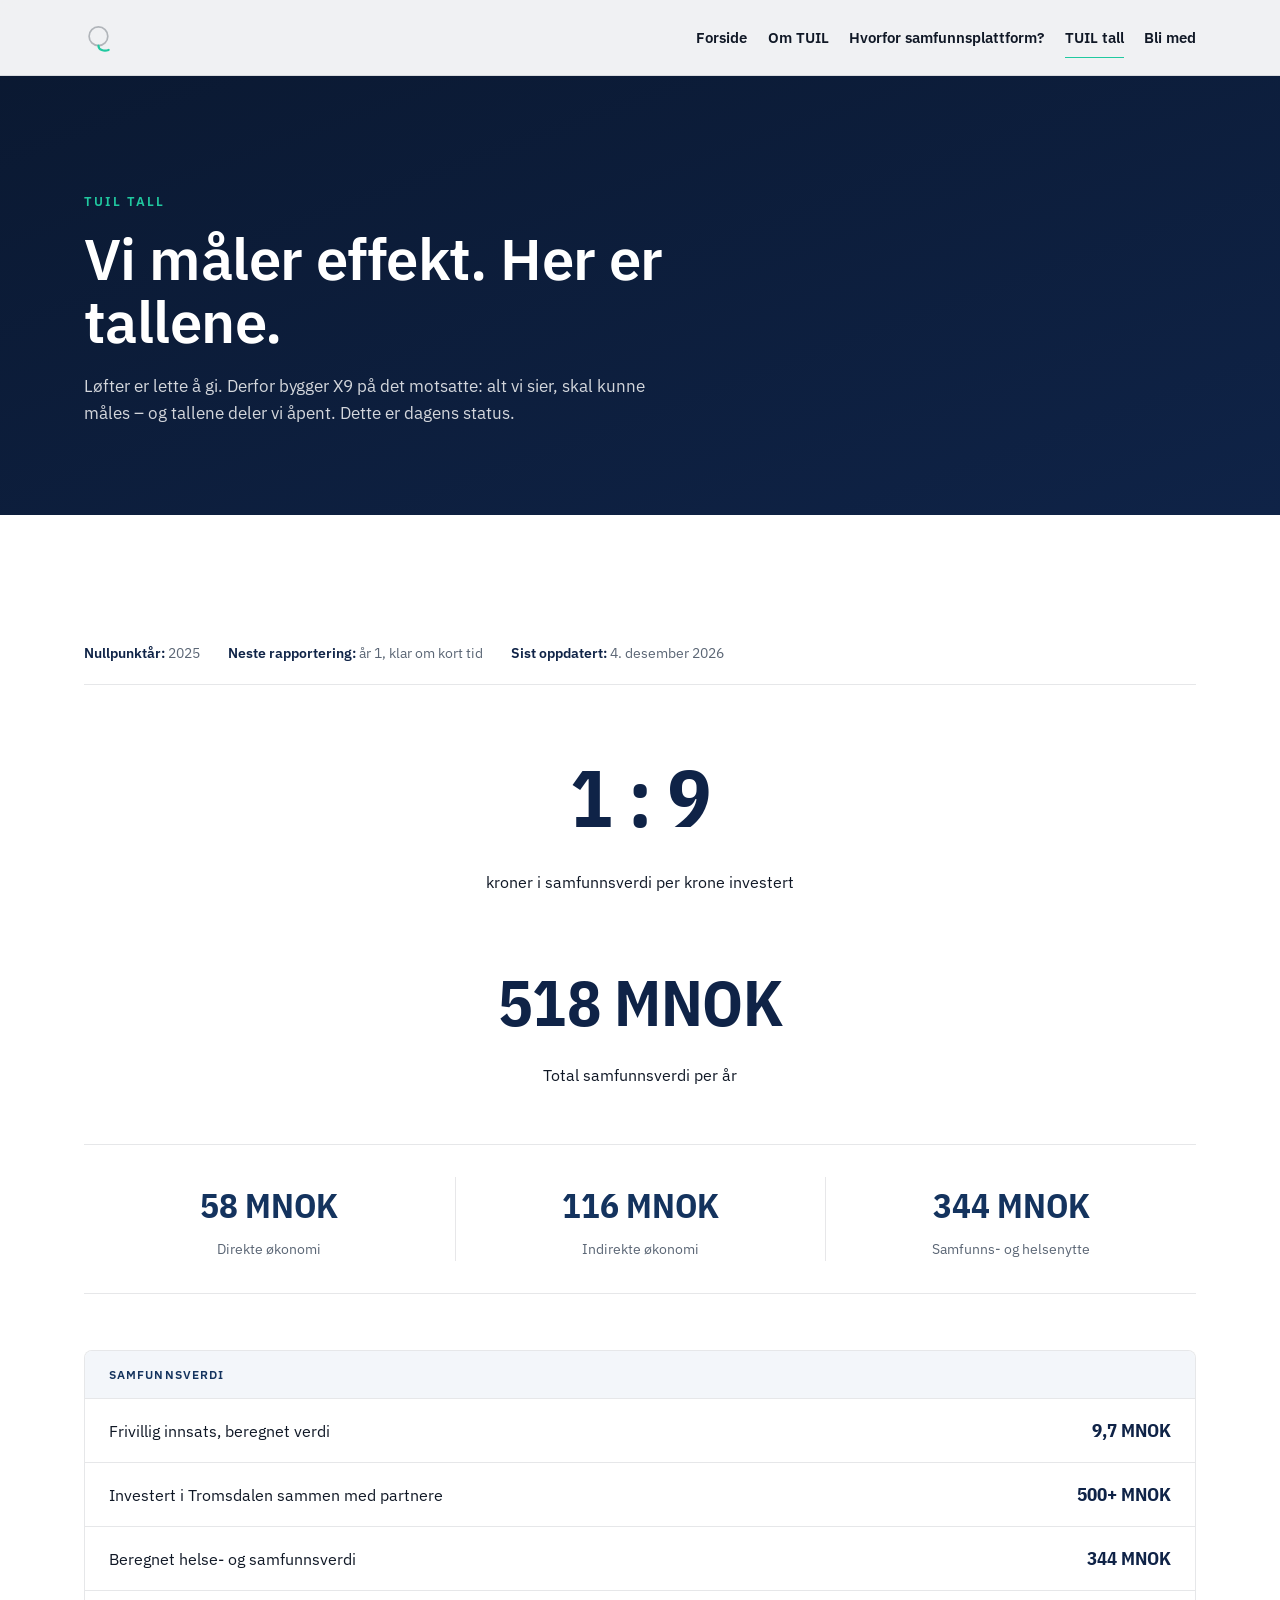
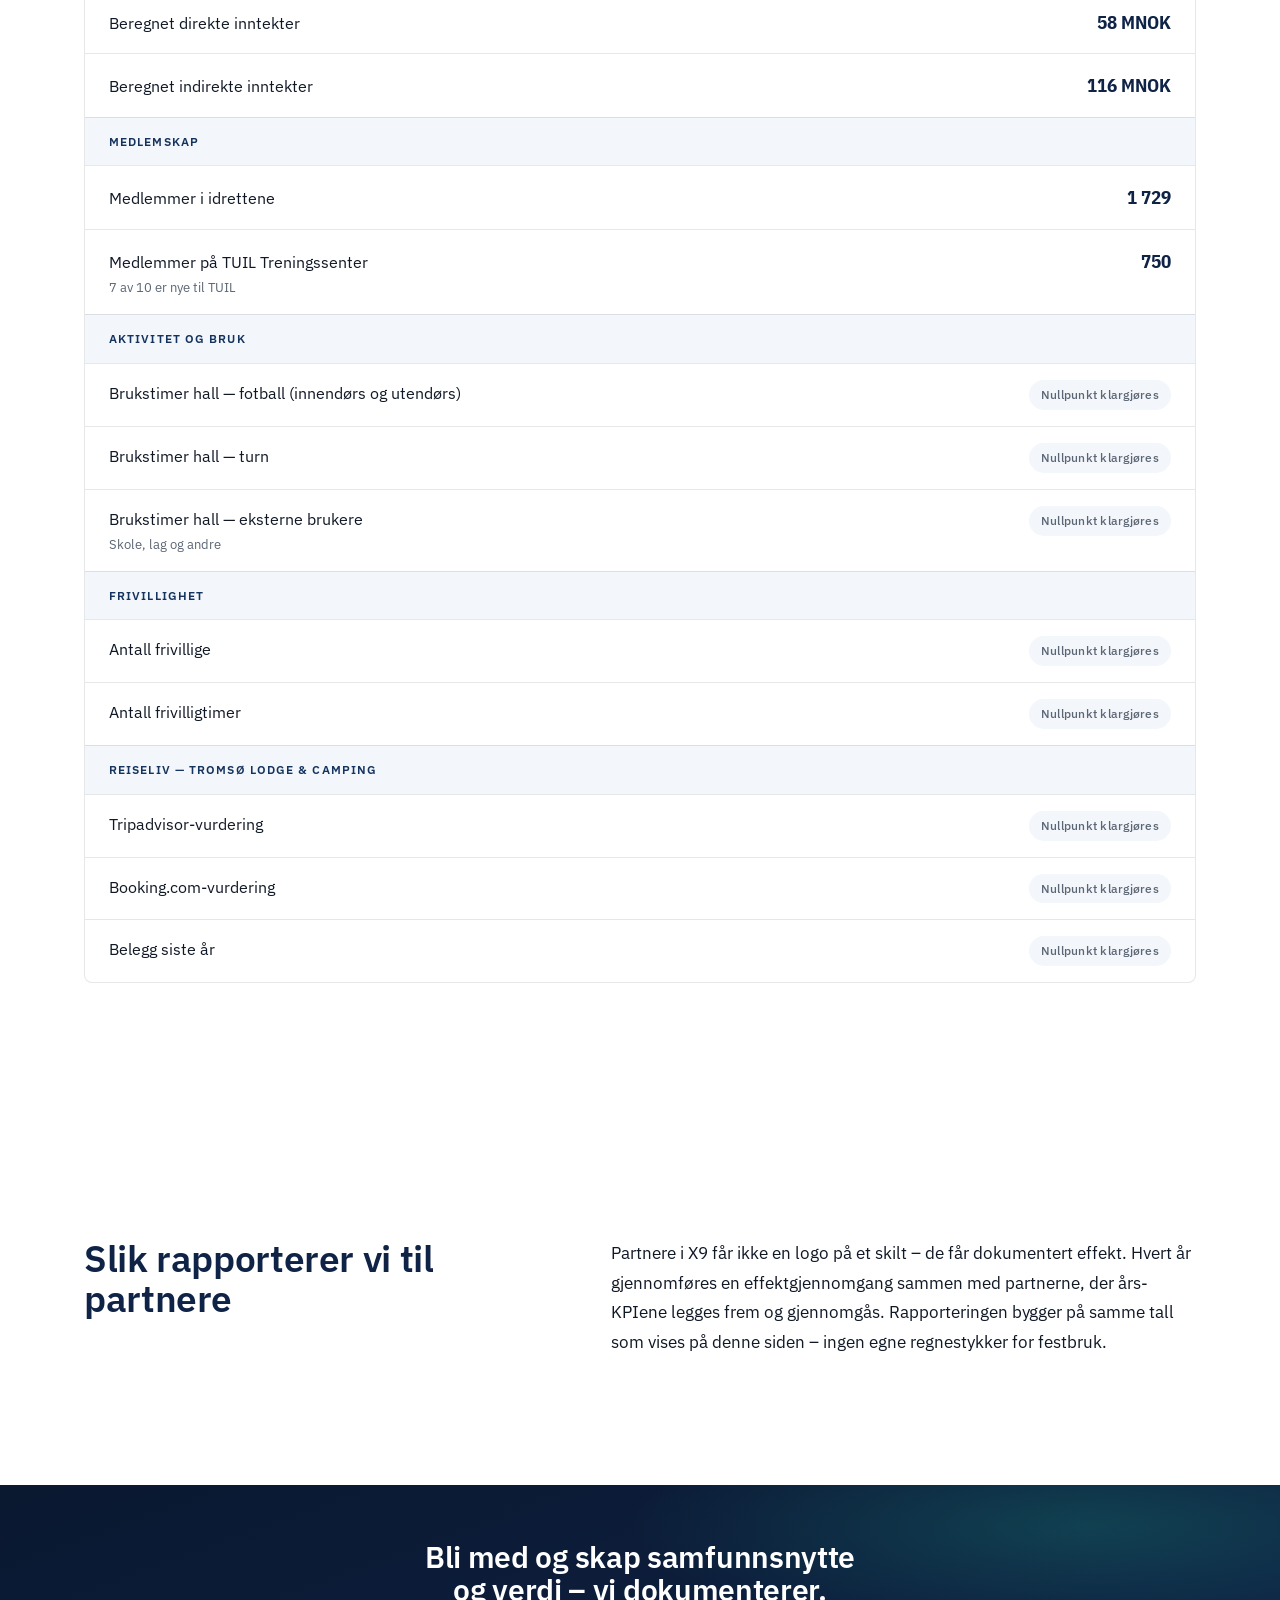
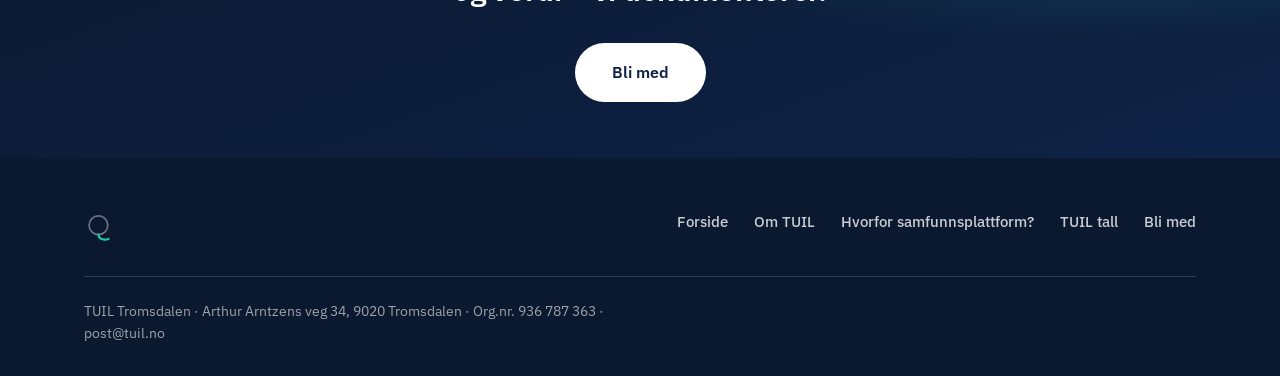
<file: kpi.html>
<!DOCTYPE html>
<html lang="no">
<head>
<meta charset="UTF-8">
<meta name="viewport" content="width=device-width, initial-scale=1.0">
<title>TUIL tall – slik måler X9 effekt</title>
<meta name="description" content="Vi organiserer ikke bare aktivitet – vi måler effekt. Se tallene bak X9: frivillig verdi, aktivitet og samfunnseffekt i Tromsdalen.">
<meta property="og:title" content="TUIL tall – slik måler X9 effekt">
<meta property="og:description" content="Vi organiserer ikke bare aktivitet – vi måler effekt. Se tallene bak X9: frivillig verdi, aktivitet og samfunnseffekt i Tromsdalen.">
<meta property="og:type" content="website">
<!-- og:image ikke spesifisert i innholdsfila for denne siden ennå -->
<!-- <meta property="og:image" content="/images/kpi-deling.jpg"> -->

<link rel="preconnect" href="https://fonts.googleapis.com">
<link rel="preconnect" href="https://fonts.gstatic.com" crossorigin>
<link href="https://fonts.googleapis.com/css2?family=IBM+Plex+Sans:wght@400;500;600;700&family=IBM+Plex+Sans+Condensed:wght@600;700&display=swap" rel="stylesheet">

<link rel="stylesheet" href="css/style.css">
</head>
<body>
<a class="skip-link" href="#main">Hopp til innhold</a>

<header class="site-header" id="siteHeader">
  <div class="container header-inner">
    <a href="/" class="logomark" aria-label="X9 TUIL – til forsiden">
      <svg viewBox="0 0 40 36" xmlns="http://www.w3.org/2000/svg" aria-hidden="true">
        <circle class="ring" cx="17" cy="16" r="11"/>
        <path class="arc" d="M17 27c0 5 6.5 7 12 5"/>
      </svg>
    </a>

    <nav class="primary-nav" aria-label="Hovedmeny">
      <div class="nav-links">
        <a href="/">Forside</a>
        <a href="/om-tuil">Om TUIL</a>
        <a href="/hvorfor">Hvorfor samfunnsplattform?</a>
        <a href="/kpi" aria-current="page">TUIL tall</a>
        <a href="/bli-med">Bli med</a>
      </div>
      <button class="menu-toggle" id="menuToggle" aria-expanded="false" aria-controls="mobilePanel" aria-label="Åpne meny">
        <span class="bars"></span>
      </button>
    </nav>
  </div>

  <div class="mobile-panel" id="mobilePanel">
    <a href="/">Forside</a>
    <a href="/om-tuil">Om TUIL</a>
    <a href="/hvorfor">Hvorfor samfunnsplattform?</a>
    <a href="/kpi" aria-current="page">TUIL tall</a>
    <a href="/bli-med">Bli med</a>
  </div>
</header>

<main id="main">

  <!-- ============ SEKSJON 1 — Intro ============ -->
  <section class="page-intro">
    <div class="container">
      <p class="eyebrow">TUIL tall</p>
      <h1 class="reveal">Vi måler effekt. Her er tallene.</h1>
      <p class="reveal">Løfter er lette å gi. Derfor bygger X9 på det motsatte: alt vi sier, skal kunne måles – og tallene deler vi åpent. Dette er dagens status.</p>
    </div>
  </section>

  <!-- ============ SEKSJON 2 — Dagens tall ============ -->
  <section class="section" id="tallene">
    <div class="container">
      <div class="report-meta reveal">
        <span><strong>Nullpunktår:</strong> 2025</span>
        <span><strong>Neste rapportering:</strong> år 1, klar om kort tid</span>
        <span><strong>Sist oppdatert:</strong> <span data-updated></span></span>
      </div>

      <div class="headline-figure reveal">
        <div class="figure">1 : 9</div>
        <div class="label">kroner i samfunnsverdi per krone investert</div>
      </div>

      <div class="headline-figure headline-figure--compact reveal">
        <div class="figure">518 MNOK</div>
        <div class="label">Total samfunnsverdi per år</div>
      </div>

      <div class="value-breakdown reveal">
        <div class="value-item">
          <div class="figure">58 MNOK</div>
          <div class="label">Direkte økonomi</div>
        </div>
        <div class="value-item">
          <div class="figure">116 MNOK</div>
          <div class="label">Indirekte økonomi</div>
        </div>
        <div class="value-item">
          <div class="figure">344 MNOK</div>
          <div class="label">Samfunns- og helsenytte</div>
        </div>
      </div>

      <div class="report reveal">

        <div class="report-group">
          <div class="report-group-title">Samfunnsverdi</div>
          <div class="report-row">
            <div class="report-row-label">Frivillig innsats, beregnet verdi</div>
            <div class="report-row-value">9,7 MNOK</div>
          </div>
          <div class="report-row">
            <div class="report-row-label">Investert i Tromsdalen sammen med partnere</div>
            <div class="report-row-value">500+ MNOK</div>
          </div>
          <div class="report-row">
            <div class="report-row-label">Beregnet helse- og samfunnsverdi</div>
            <div class="report-row-value">344 MNOK</div>
          </div>
          <div class="report-row">
            <div class="report-row-label">Beregnet direkte inntekter</div>
            <div class="report-row-value">58 MNOK</div>
          </div>
          <div class="report-row">
            <div class="report-row-label">Beregnet indirekte inntekter</div>
            <div class="report-row-value">116 MNOK</div>
          </div>
        </div>

        <div class="report-group">
          <div class="report-group-title">Medlemskap</div>
          <div class="report-row">
            <div class="report-row-label">Medlemmer i idrettene</div>
            <div class="report-row-value">1 729</div>
          </div>
          <div class="report-row">
            <div class="report-row-label">Medlemmer på TUIL Treningssenter<span class="report-sub">7 av 10 er nye til TUIL</span></div>
            <div class="report-row-value">750</div>
          </div>
        </div>

        <div class="report-group">
          <div class="report-group-title">Aktivitet og bruk</div>
          <div class="report-row">
            <div class="report-row-label">Brukstimer hall — fotball (innendørs og utendørs)</div>
            <div class="report-row-value is-pending">Nullpunkt klargjøres</div>
          </div>
          <div class="report-row">
            <div class="report-row-label">Brukstimer hall — turn</div>
            <div class="report-row-value is-pending">Nullpunkt klargjøres</div>
          </div>
          <div class="report-row">
            <div class="report-row-label">Brukstimer hall — eksterne brukere<span class="report-sub">Skole, lag og andre</span></div>
            <div class="report-row-value is-pending">Nullpunkt klargjøres</div>
          </div>
        </div>

        <div class="report-group">
          <div class="report-group-title">Frivillighet</div>
          <div class="report-row">
            <div class="report-row-label">Antall frivillige</div>
            <div class="report-row-value is-pending">Nullpunkt klargjøres</div>
          </div>
          <div class="report-row">
            <div class="report-row-label">Antall frivilligtimer</div>
            <div class="report-row-value is-pending">Nullpunkt klargjøres</div>
          </div>
        </div>

        <div class="report-group">
          <div class="report-group-title">Reiseliv — Tromsø Lodge &amp; Camping</div>
          <div class="report-row">
            <div class="report-row-label">Tripadvisor-vurdering</div>
            <div class="report-row-value is-pending">Nullpunkt klargjøres</div>
          </div>
          <div class="report-row">
            <div class="report-row-label">Booking.com-vurdering</div>
            <div class="report-row-value is-pending">Nullpunkt klargjøres</div>
          </div>
          <div class="report-row">
            <div class="report-row-label">Belegg siste år</div>
            <div class="report-row-value is-pending">Nullpunkt klargjøres</div>
          </div>
        </div>

      </div>
    </div>
  </section>

  <!-- ============ SEKSJON 3 — Rapportering til partnere ============ -->
  <section class="section" id="rapportering">
    <div class="container split">
      <div class="reveal">
        <h2>Slik rapporterer vi til partnere</h2>
      </div>
      <p class="lede reveal">Partnere i X9 får ikke en logo på et skilt – de får dokumentert effekt. Hvert år gjennomføres en effektgjennomgang sammen med partnerne, der års-KPIene legges frem og gjennomgås. Rapporteringen bygger på samme tall som vises på denne siden – ingen egne regnestykker for festbruk.</p>
    </div>
  </section>

  <!-- ============ SEKSJON 4 — CTA ============ -->
  <section class="cta-band" id="cta">
    <div class="container">
      <h2 class="reveal">Bli med og skap samfunnsnytte og verdi – vi dokumenterer.</h2>
      <a href="/bli-med" class="btn btn-on-dark reveal" style="margin-top:36px;">Bli med</a>
    </div>
  </section>

</main>

<footer class="site-footer">
  <div class="container">
    <div class="footer-top">
      <a href="/" class="logomark" aria-label="X9 TUIL – til forsiden">
        <svg viewBox="0 0 40 36" xmlns="http://www.w3.org/2000/svg" aria-hidden="true">
          <circle class="ring" cx="17" cy="16" r="11"/>
          <path class="arc" d="M17 27c0 5 6.5 7 12 5"/>
        </svg>
      </a>
      <nav class="footer-nav" aria-label="Bunntekstmeny">
        <a href="/">Forside</a>
        <a href="/om-tuil">Om TUIL</a>
        <a href="/hvorfor">Hvorfor samfunnsplattform?</a>
        <a href="/kpi">TUIL tall</a>
        <a href="/bli-med">Bli med</a>
      </nav>
    </div>
    <div class="footer-bottom">
      <p>TUIL Tromsdalen · Arthur Arntzens veg 34, 9020 Tromsdalen · Org.nr. 936 787 363 · <a href="mailto:post@tuil.no">post@tuil.no</a></p>
    </div>
  </div>
</footer>

<script src="js/main.js"></script>
</body>
</html>
</file>
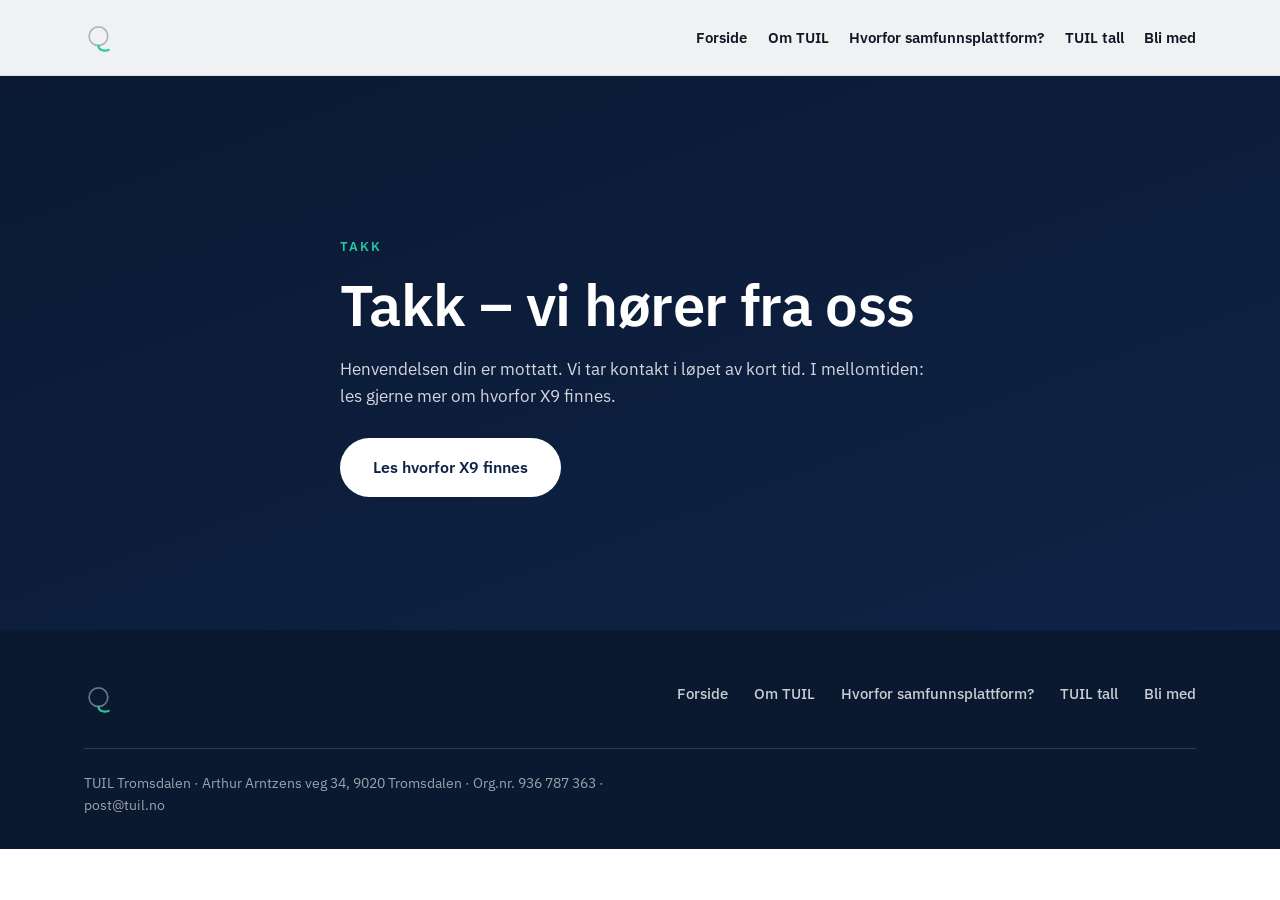
<file: takk.html>
<!DOCTYPE html>
<html lang="no">
<head>
<meta charset="UTF-8">
<meta name="viewport" content="width=device-width, initial-scale=1.0">
<title>Takk – X9 TUIL</title>
<meta name="description" content="Takk for din henvendelse til X9, TUILs samfunnsplattform. Vi tar kontakt så snart vi kan.">
<meta property="og:title" content="Takk – X9 TUIL">
<meta property="og:description" content="Takk for din henvendelse til X9, TUILs samfunnsplattform. Vi tar kontakt så snart vi kan.">
<meta property="og:type" content="website">
<meta name="robots" content="noindex">

<link rel="preconnect" href="https://fonts.googleapis.com">
<link rel="preconnect" href="https://fonts.gstatic.com" crossorigin>
<link href="https://fonts.googleapis.com/css2?family=IBM+Plex+Sans:wght@400;500;600;700&family=IBM+Plex+Sans+Condensed:wght@600;700&display=swap" rel="stylesheet">

<link rel="stylesheet" href="css/style.css">
</head>
<body>
<a class="skip-link" href="#main">Hopp til innhold</a>

<header class="site-header" id="siteHeader">
  <div class="container header-inner">
    <a href="/" class="logomark" aria-label="X9 TUIL – til forsiden">
      <svg viewBox="0 0 40 36" xmlns="http://www.w3.org/2000/svg" aria-hidden="true">
        <circle class="ring" cx="17" cy="16" r="11"/>
        <path class="arc" d="M17 27c0 5 6.5 7 12 5"/>
      </svg>
    </a>

    <nav class="primary-nav" aria-label="Hovedmeny">
      <div class="nav-links">
        <a href="/">Forside</a>
        <a href="/om-tuil">Om TUIL</a>
        <a href="/hvorfor">Hvorfor samfunnsplattform?</a>
        <a href="/kpi">TUIL tall</a>
        <a href="/bli-med">Bli med</a>
      </div>
      <button class="menu-toggle" id="menuToggle" aria-expanded="false" aria-controls="mobilePanel" aria-label="Åpne meny">
        <span class="bars"></span>
      </button>
    </nav>
  </div>

  <div class="mobile-panel" id="mobilePanel">
    <a href="/">Forside</a>
    <a href="/om-tuil">Om TUIL</a>
    <a href="/hvorfor">Hvorfor samfunnsplattform?</a>
    <a href="/kpi">TUIL tall</a>
    <a href="/bli-med">Bli med</a>
  </div>
</header>

<main id="main">

  <section class="page-intro" style="min-height:70svh;display:flex;align-items:center;">
    <div class="container">
      <p class="eyebrow">Takk</p>
      <h1 class="reveal">Takk – vi hører fra oss</h1>
      <p class="reveal">Henvendelsen din er mottatt. Vi tar kontakt i løpet av kort tid. I mellomtiden: les gjerne mer om hvorfor X9 finnes.</p>
      <a href="/hvorfor" class="btn btn-on-dark reveal" style="margin-top:28px;">Les hvorfor X9 finnes</a>
    </div>
  </section>

</main>

<footer class="site-footer">
  <div class="container">
    <div class="footer-top">
      <a href="/" class="logomark" aria-label="X9 TUIL – til forsiden">
        <svg viewBox="0 0 40 36" xmlns="http://www.w3.org/2000/svg" aria-hidden="true">
          <circle class="ring" cx="17" cy="16" r="11"/>
          <path class="arc" d="M17 27c0 5 6.5 7 12 5"/>
        </svg>
      </a>
      <nav class="footer-nav" aria-label="Bunntekstmeny">
        <a href="/">Forside</a>
        <a href="/om-tuil">Om TUIL</a>
        <a href="/hvorfor">Hvorfor samfunnsplattform?</a>
        <a href="/kpi">TUIL tall</a>
        <a href="/bli-med">Bli med</a>
      </nav>
    </div>
    <div class="footer-bottom">
      <p>TUIL Tromsdalen · Arthur Arntzens veg 34, 9020 Tromsdalen · Org.nr. 936 787 363 · <a href="mailto:post@tuil.no">post@tuil.no</a></p>
    </div>
  </div>
</footer>

<script src="js/main.js"></script>
</body>
</html>
</file>
<file: css/style.css>
/* ==========================================================================
   X9 — TUILs samfunnsplattform
   Felles stilark for alle fem sider.
   Tokens: navy (hovedfarge, låst), hvit (bakgrunn, låst), aurora-turkis (aksent).
   Type: IBM Plex Sans (display + brødtekst/UI), IBM Plex Sans Condensed
   for tette taller (X9-badge, 1:9-regnestykket, store tall).
   ========================================================================== */

:root{
  /* -- Farger -------------------------------------------------------- */
  --navy-950:#0a1830;   /* dypeste navy — footer, CTA-bånd */
  --navy-800:#0f2347;
  --navy-700:#14335e;   /* primær merkefarge — knapper, lenker, logo */
  --navy-600:#1c4272;   /* hover/aktiv-variant av navy-700 */
  --white:#ffffff;
  --mist:#f3f6fa;       /* lyst blågrått — annenhver seksjonsbakgrunn */
  --ink:#101826;        /* brødtekst på lys bakgrunn */
  --muted:#5b6675;      /* sekundærtekst */
  --line:rgba(16,24,38,0.10);
  --line-on-dark:rgba(255,255,255,0.16);

  /* Aksent: nordlys-turkis. Foreslått midlertidig farge — sett inn TUILs
     offisielle aksentfarge her når den er bestemt (én variabel å endre). */
  --accent:#20c9a0;
  --accent-dim:rgba(32,201,160,0.22);

  /* -- Typografi ------------------------------------------------------ */
  --ff-display:"IBM Plex Sans", -apple-system, BlinkMacSystemFont, "Segoe UI", Arial, sans-serif;
  --ff-body:"IBM Plex Sans", -apple-system, BlinkMacSystemFont, "Segoe UI", Arial, sans-serif;
  --ff-condensed:"IBM Plex Sans Condensed", "IBM Plex Sans", Arial, sans-serif;

  /* -- Layout ----------------------------------------------------------- */
  --container:1240px;
  --pad-inline:clamp(20px, 5vw, 64px);
  --pad-section:clamp(64px, 10vw, 140px);
  --radius:10px;
  --radius-pill:999px;
  --header-h:76px;
}

/* -- Reset ---------------------------------------------------------------- */
*,*::before,*::after{box-sizing:border-box;}
html{scroll-behavior:smooth;}
@media (prefers-reduced-motion:reduce){
  html{scroll-behavior:auto;}
  *,*::before,*::after{
    animation-duration:0.001ms !important;
    animation-iteration-count:1 !important;
    transition-duration:0.001ms !important;
    scroll-behavior:auto !important;
  }
}

body{
  margin:0;
  font-family:var(--ff-body);
  font-size:17px;
  line-height:1.6;
  color:var(--ink);
  background:var(--white);
  -webkit-font-smoothing:antialiased;
  text-rendering:optimizeLegibility;
}

h1,h2,h3{
  font-family:var(--ff-display);
  font-weight:600;
  line-height:1.08;
  letter-spacing:-0.01em;
  margin:0;
}

p{margin:0;}
ul{list-style:none;margin:0;padding:0;}
a{color:inherit;text-decoration:none;}
img,svg{display:block;max-width:100%;}
button{font-family:inherit;font-size:inherit;color:inherit;background:none;border:none;cursor:pointer;padding:0;}

.skip-link{
  position:absolute;left:-9999px;top:0;
  background:var(--navy-700);color:var(--white);
  padding:14px 22px;z-index:300;border-radius:0 0 8px 0;
  font-weight:600;
}
.skip-link:focus{left:0;}

a:focus-visible,button:focus-visible,input:focus-visible,select:focus-visible,textarea:focus-visible{
  outline:3px solid var(--accent);
  outline-offset:3px;
  border-radius:2px;
}

.container{
  max-width:var(--container);
  margin-inline:auto;
  padding-inline:var(--pad-inline);
}

.visually-hidden{
  position:absolute;width:1px;height:1px;padding:0;margin:-1px;
  overflow:hidden;clip:rect(0,0,0,0);white-space:nowrap;border:0;
}

/* -- Knapper ---------------------------------------------------------------- */
.btn{
  display:inline-flex;align-items:center;justify-content:center;gap:10px;
  padding:16px 32px;
  border-radius:var(--radius-pill);
  font-family:var(--ff-body);font-weight:600;font-size:0.98rem;
  border:1.5px solid transparent;
  transition:transform .18s ease, background-color .18s ease, border-color .18s ease, color .18s ease;
  white-space:nowrap;
}
.btn:hover{transform:translateY(-1px);}
.btn-primary{background:var(--navy-700);color:var(--white);}
.btn-primary:hover{background:var(--navy-600);}
.btn-on-dark{background:var(--white);color:var(--navy-800);}
.btn-on-dark:hover{background:var(--mist);}
.btn-outline-on-dark{background:transparent;color:var(--white);border-color:rgba(255,255,255,0.4);}
.btn-outline-on-dark:hover{border-color:var(--accent);color:var(--accent);}

/* ==========================================================================
   Logomerke — inline SVG, midlertidig ordmerke inntil offisielle
   logofiler er levert. "9"-buen er tegnet som en fotballbanes midtsirkel.
   ========================================================================== */
.logomark{display:inline-flex;align-items:center;gap:10px;}
.logomark svg{width:34px;height:34px;flex-shrink:0;}
.logomark .ring{fill:none;stroke:currentColor;stroke-width:2;}
.logomark .arc{
  fill:none;stroke:var(--accent);stroke-width:2.5;stroke-linecap:round;
  stroke-dasharray:26;stroke-dashoffset:26;
  animation:draw-arc 1s ease-out .25s forwards;
}
@keyframes draw-arc{to{stroke-dashoffset:0;}}
@media (prefers-reduced-motion:reduce){
  .logomark .arc{animation:none;stroke-dashoffset:0;}
}
.logomark .wordmark{
  font-family:var(--ff-display);font-weight:600;font-size:1.28rem;
  letter-spacing:-0.01em;
}

/* ==========================================================================
   Header
   ========================================================================== */
.site-header{
  position:fixed;top:0;left:0;right:0;z-index:200;
  height:var(--header-h);
  display:flex;align-items:center;
  background:transparent;
  transition:background-color .3s ease, box-shadow .3s ease, border-color .3s ease;
  border-bottom:1px solid transparent;
}
.site-header .logomark{color:var(--white);}
.site-header .logomark .ring{stroke:rgba(255,255,255,0.55);}
.site-header .logomark .arc{stroke:var(--accent);}

.header-inner{
  width:100%;
  display:flex;align-items:center;justify-content:space-between;
  gap:24px;
}

.primary-nav{display:flex;align-items:center;gap:clamp(14px,1.8vw,28px);}
.nav-links{display:flex;align-items:center;gap:clamp(12px,1.6vw,22px);}
.nav-links a{
  font-weight:600;font-size:0.95rem;color:var(--white);
  padding-block:8px;border-bottom:1.5px solid transparent;
  transition:border-color .18s ease, opacity .18s ease;
}
.nav-links a:hover{border-color:var(--accent);}
.nav-links a[aria-current="page"]{border-color:var(--accent);}

.menu-toggle{
  display:none;
  width:44px;height:44px;
  align-items:center;justify-content:center;
  border:1px solid rgba(255,255,255,0.4);border-radius:8px;
  color:var(--white);
}
.menu-toggle .bars{display:block;width:18px;height:2px;background:currentColor;position:relative;}
.menu-toggle .bars::before,.menu-toggle .bars::after{
  content:"";position:absolute;left:0;width:18px;height:2px;background:currentColor;
}
.menu-toggle .bars::before{top:-6px;}
.menu-toggle .bars::after{top:6px;}

.mobile-panel{
  display:none;
  position:fixed;top:var(--header-h);left:0;right:0;bottom:0;z-index:190;
  background:var(--navy-800);
  padding:28px var(--pad-inline) 40px;
  flex-direction:column;gap:22px;
  overflow-y:auto;
}
.mobile-panel.is-open{display:flex;}
.mobile-panel a{
  font-family:var(--ff-display);font-weight:600;font-size:1.6rem;color:var(--white);
}
.mobile-panel a[aria-current="page"]{color:var(--accent);}

/* Solid header state — added by JS once hero has scrolled out of view */
.site-header.is-solid{
  background:rgba(255,255,255,0.94);
  backdrop-filter:blur(10px);-webkit-backdrop-filter:blur(10px);
  border-bottom-color:var(--line);
}
.site-header.is-solid .logomark{color:var(--navy-800);}
.site-header.is-solid .logomark .ring{stroke:var(--line-strong,rgba(16,24,38,0.28));}
.site-header.is-solid .nav-links a{color:var(--ink);}
.site-header.is-solid .menu-toggle{border-color:rgba(16,24,38,0.22);color:var(--navy-800);}

@media (max-width:899px){
  .nav-links{display:none;}
  .menu-toggle{display:flex;}
}

/* ==========================================================================
   Foto-plassholder — brukes der ekte bilder ikke er levert ennå.
   Nordlys/navy-preget stemning i stedet for en tom, "ødelagt" boks.
   Byttes med <img class="photo ..."> når filene foreligger.
   ========================================================================== */
.photo-slot{
  position:relative;
  width:100%;
  overflow:hidden;
  background:
    radial-gradient(120% 140% at 15% 10%, rgba(32,201,160,0.16), transparent 55%),
    linear-gradient(160deg, var(--navy-950) 0%, var(--navy-700) 100%);
}
.photo-slot::before{
  /* Svakt "nordlys"-mønster — dekorativt, tar plassen inntil ekte foto er klart. */
  content:"";position:absolute;inset:0;
  background:
    radial-gradient(60% 80% at 80% 0%, rgba(32,201,160,0.20), transparent 60%),
    radial-gradient(50% 60% at 40% 100%, rgba(20,51,94,0.5), transparent 70%);
  mix-blend-mode:screen;
}
.photo-slot .brief{
  position:absolute;left:20px;bottom:20px;right:20px;
  max-width:34ch;
  font-size:0.78rem;line-height:1.5;color:rgba(255,255,255,0.7);
  background:rgba(10,24,48,0.55);
  border:1px solid rgba(255,255,255,0.18);
  border-radius:8px;
  padding:12px 14px;
  backdrop-filter:blur(6px);
}
.photo-slot .brief strong{
  display:block;color:var(--white);font-weight:600;font-size:0.72rem;
  letter-spacing:0.06em;text-transform:uppercase;margin-bottom:4px;
}
.photo-slot--hero{min-height:100svh;}
.photo-slot--hero .brief{
  top:calc(var(--header-h) + 20px);bottom:auto;
}
.photo-slot--wide{min-height:60vh;}

.photo{
  display:block;width:100%;height:100%;object-fit:cover;
}

/* Ekte bilde i hero — samme mørke gradient som photo-slot simulerte, for lesbar hvit tekst */
.hero-media{
  position:absolute;inset:0;z-index:0;
  overflow:hidden;
}
.hero-media img{
  object-position:50% 20%;
}
.hero-media::after{
  content:"";position:absolute;inset:0;
  background:linear-gradient(180deg, rgba(10,24,48,0.42) 0%, rgba(10,24,48,0.30) 45%, rgba(10,24,48,0.88) 100%);
}

/* Ekte bilde i full bredde (seksjon 3) — ingen tekst-overlegg, se figur under */
.wide-photo{
  width:100%;overflow:hidden;background:var(--mist);
  aspect-ratio:16/9;
}
@media (min-width:900px){
  .wide-photo{aspect-ratio:21/9;}
}

/* ==========================================================================
   Hero
   ========================================================================== */
.hero{
  position:relative;
  display:flex;align-items:flex-end;
  min-height:100svh;
  color:var(--white);
}
.hero .photo-slot{
  position:absolute;inset:0;z-index:0;
}
.hero-inner{
  position:relative;z-index:2;
  width:100%;
  padding-top:clamp(40px, 8vw, 96px);
  padding-bottom:clamp(92px, 15vw, 140px);
}
.hero .eyebrow{
  display:block;
  font-family:var(--ff-body);font-weight:600;font-size:0.8rem;
  letter-spacing:0.16em;text-transform:uppercase;
  color:var(--accent);
  margin-bottom:18px;
}
.hero h1{
  display:flex;flex-direction:column;align-items:flex-start;gap:0;
}
.hero h1 .x9-badge{
  display:inline-flex;align-items:center;justify-content:center;
  width:clamp(330px, 54vw, 660px);
  height:clamp(330px, 54vw, 660px);
  border-radius:50%;
  background:var(--white);
  color:var(--ink);
  font-family:var(--ff-condensed);
  font-weight:700;letter-spacing:-0.01em;
  font-size:clamp(7.8rem, 21.6vw, 16.5rem);
  box-shadow:0 14px 36px rgba(0,0,0,0.35);
  flex-shrink:0;
}
.hero h1 .line-2{
  font-family:var(--ff-body);
  font-size:clamp(4rem, 17.2vw, 9.2rem);
  font-weight:600;letter-spacing:-0.01em;
  margin-top:clamp(20px,3vw,32px);
  color:rgba(255,255,255,0.92);
  text-shadow:0 2px 24px rgba(0,0,0,0.35), 0 1px 2px rgba(0,0,0,0.4);
  min-width:0;max-width:100%;
  overflow-wrap:break-word;word-break:break-word;
  hyphens:auto;
}
.scroll-cue{
  position:absolute;bottom:28px;left:50%;transform:translateX(-50%);
  z-index:2;
  display:flex;flex-direction:column;align-items:center;gap:8px;
  color:rgba(255,255,255,0.75);
  font-size:0.72rem;letter-spacing:0.1em;text-transform:uppercase;
}
.scroll-cue svg{width:16px;height:16px;animation:bob 2.2s ease-in-out infinite;}
@keyframes bob{
  0%,100%{transform:translateY(0);}
  50%{transform:translateY(6px);}
}
@media (prefers-reduced-motion:reduce){
  .scroll-cue svg{animation:none;}
}

/* ==========================================================================
   Seksjoner — generelt
   ========================================================================== */
.section{padding-block:var(--pad-section);}
.section--mist{background:var(--mist);}

/* Overskrift 2 — ren tekst, ingen brødtekst, med et svakt "9"-vannmerke */
.statement{
  position:relative;
  text-align:center;
  max-width:920px;
  margin-inline:auto;
}
.statement h2{
  position:relative;z-index:1;
  font-size:clamp(1.9rem, 5.4vw, 3.4rem);
  color:var(--navy-800);
}
.statement .ghost-nine{
  position:absolute;
  top:50%;left:50%;
  transform:translate(-50%,-50%);
  width:clamp(280px, 46vw, 640px);
  color:var(--navy-700);
  opacity:0.05;
  z-index:0;
  pointer-events:none;
}

/* Bilde 2 + overskrift 3 */
.wide-image-block{}
.wide-image-block .caption{
  padding-top:clamp(28px,4vw,44px);
  text-align:center;
}
.wide-image-block h2{
  font-size:clamp(1.6rem, 3.6vw, 2.5rem);
  max-width:22ch;margin-inline:auto;
  color:var(--navy-800);
}

/* -- Pilar-strip ------------------------------------------------------------ */
.pillar-strip{
  display:flex;flex-direction:column;
}
.pillar-strip li{border-top:1px solid var(--line);}
.pillar-strip li:last-child{border-bottom:1px solid var(--line);}
.pillar-strip a{
  display:flex;align-items:center;justify-content:space-between;
  padding-block:22px;
  font-family:var(--ff-display);font-weight:600;
  font-size:clamp(1.3rem, 3vw, 1.8rem);
  color:var(--navy-800);
  transition:color .18s ease, padding-left .18s ease;
}
.pillar-strip a svg{
  width:20px;height:20px;flex-shrink:0;
  color:var(--muted);
  transition:transform .18s ease, color .18s ease;
}
.pillar-strip a:hover{color:var(--navy-600);padding-left:8px;}
.pillar-strip a:hover svg{transform:translateX(4px);color:var(--accent);}

@media (min-width:900px){
  .pillar-strip{flex-direction:row;flex-wrap:wrap;}
  .pillar-strip li{
    border-top:none !important;border-bottom:none !important;
    flex:1 1 auto;
    border-right:1px solid var(--line);
  }
  .pillar-strip li:last-child{border-right:none;}
  .pillar-strip a{
    flex-direction:column;align-items:flex-start;gap:14px;
    padding:8px 24px 8px 0;
    font-size:clamp(1.1rem,1.7vw,1.4rem);
  }
  .pillar-strip a svg{order:2;}
  .pillar-strip a:hover{padding-left:0;padding-bottom:0;}
}

/* -- CTA-bånd ---------------------------------------------------------------- */
.cta-band{
  position:relative;
  background:linear-gradient(160deg, var(--navy-950) 0%, var(--navy-800) 100%);
  color:var(--white);
  text-align:center;
  overflow:hidden;
  padding-block:clamp(32px,5vw,56px);
}
.cta-band::before{
  content:"";position:absolute;inset:0;
  background:radial-gradient(60% 70% at 85% 15%, rgba(32,201,160,0.20), transparent 60%);
  pointer-events:none;
}
.cta-band .container{position:relative;z-index:1;}
.cta-band h2{
  font-size:clamp(1.4rem, 2.6vw, 1.9rem);
  max-width:24ch;margin-inline:auto;
}
.cta-band .btn{margin-top:20px;padding-inline:36px;}

/* ==========================================================================
   Footer
   ========================================================================== */
.site-footer{
  background:var(--navy-950);color:rgba(255,255,255,0.78);
  padding-block:52px 32px;
}
.footer-top{
  display:flex;flex-wrap:wrap;gap:28px;
  justify-content:space-between;align-items:flex-start;
  padding-bottom:32px;border-bottom:1px solid var(--line-on-dark);
}
.footer-top .logomark{color:var(--white);}
.footer-top .logomark .ring{stroke:rgba(255,255,255,0.4);}
.footer-nav{display:flex;flex-wrap:wrap;gap:12px 26px;}
.footer-nav a{font-size:0.92rem;font-weight:500;}
.footer-nav a:hover{color:var(--accent);}
.footer-bottom{
  padding-top:24px;
  font-size:0.85rem;color:rgba(255,255,255,0.6);
}
.footer-bottom p{max-width:70ch;}

/* ==========================================================================
   Undersider — delte byggeklosser (Om TUIL, Hvorfor, KPI, Bli med)
   ========================================================================== */

/* Page-intro — mørkt banner øverst på undersider i stedet for forsidens fullskjerm-hero */
.page-intro{
  background:linear-gradient(160deg, var(--navy-950) 0%, var(--navy-800) 100%);
  color:var(--white);
  padding-top:calc(var(--header-h) + clamp(48px,8vw,96px));
  padding-bottom:clamp(48px,7vw,88px);
}
.page-intro .eyebrow{
  display:block;font-family:var(--ff-body);font-weight:600;font-size:0.8rem;
  letter-spacing:0.16em;text-transform:uppercase;color:var(--accent);margin-bottom:16px;
}
.page-intro h1{font-size:clamp(2.2rem,5vw,3.6rem);max-width:22ch;}
.page-intro p{margin-top:20px;font-size:1.05rem;color:rgba(255,255,255,0.82);max-width:60ch;}
.page-intro .fineprint{text-align:left;color:rgba(255,255,255,0.55);margin-top:24px;}
.page-intro .ingress{
  font-weight:700;font-size:clamp(1.15rem,2.4vw,1.4rem);
  color:var(--white);max-width:44ch;
  margin-top:32px;
}
.page-intro p.ingress + p{margin-top:16px;}

/* To-kolonne editorial layout: overskrift/eyebrow til venstre, brødtekst til høyre */
.split{display:grid;grid-template-columns:1fr;gap:clamp(28px,4vw,48px);}
@media (min-width:900px){
  .split{grid-template-columns:0.9fr 1.1fr;align-items:start;}
  .pillar-detail .split,
  #idretter .split{align-items:center;}
}
.split h2{font-size:clamp(1.7rem,3vw,2.3rem);color:var(--navy-800);}

/* Foto i venstre kolonne av en .split — brukes på Om TUIL og pilar-seksjonene */
.split-photo{
  margin-top:20px;border-radius:var(--radius);overflow:hidden;
  aspect-ratio:4/5;background:var(--mist);
}
.split-photo img{width:100%;height:100%;object-fit:cover;display:block;}
.lede{font-size:1.05rem;line-height:1.75;max-width:65ch;color:var(--ink);}
.lede + .lede{margin-top:16px;}
.section--mist .lede{color:var(--ink);}

/* De fem pilarene — utdypende seksjon på /hvorfor */
.pillar-detail{padding-block:clamp(28px,3.5vw,40px);scroll-margin-top:calc(var(--header-h) + 16px);}
.pillar-detail + .pillar-detail{border-top:1px solid var(--line);}
.pillar-index{
  display:inline-block;font-family:var(--ff-body);font-weight:600;font-size:0.85rem;
  letter-spacing:0.08em;color:var(--accent);margin-bottom:10px;
}
.pillar-detail h3{font-size:1.6rem;color:var(--navy-800);margin-top:2px;}
.pillar-points{margin-top:20px;display:flex;flex-direction:column;gap:14px;}
.pillar-points li{
  padding-left:22px;position:relative;color:var(--ink);font-size:0.98rem;line-height:1.65;
}
.pillar-points li::before{
  content:"";position:absolute;left:0;top:0.6em;width:10px;height:2px;background:var(--accent);
}
.pillar-points strong{color:var(--navy-800);font-weight:600;}

/* Store tall — brukes på Om TUIL og KPI */
.stat-grid{
  display:grid;grid-template-columns:1fr;gap:28px;
  margin-top:clamp(32px,4vw,48px);
}
@media (min-width:640px){.stat-grid{grid-template-columns:repeat(3,1fr);}}
.stat{text-align:center;}
.stat .figure{
  font-family:var(--ff-condensed);font-weight:700;
  font-size:clamp(2.4rem,5.2vw,3.6rem);color:var(--navy-700);
}
.stat .label{margin-top:8px;font-size:0.92rem;color:var(--muted);font-weight:500;}

/* Neste steg — link videre til neste side i besøksflyten */
.next-step{
  background:var(--mist);border:1px solid var(--line);border-radius:var(--radius);
  padding:clamp(28px,3.5vw,44px);
  display:flex;flex-wrap:wrap;align-items:center;justify-content:space-between;gap:20px;
}
.next-step p{font-size:1.15rem;color:var(--navy-800);font-weight:600;max-width:44ch;}
.next-step .btn{flex-shrink:0;}

/* Finskrift — avsender/kildehenvisninger */
.fineprint{font-size:0.85rem;color:var(--muted);text-align:center;}
.fineprint--left{text-align:left;margin-top:14px;}

/* 1:9-regnestykket — signaturvisualisering på /hvorfor */
.ratio-block{
  margin-top:clamp(32px,4vw,48px);
  background:var(--navy-950);color:var(--white);
  border-radius:var(--radius);
  padding:clamp(28px,3.5vw,44px);
}
.ratio-figures{
  display:flex;align-items:baseline;gap:14px;
  font-family:var(--ff-condensed);margin-bottom:24px;
}
.ratio-figures .num{font-size:clamp(3rem,7vw,4.5rem);font-weight:700;}
.ratio-figures .num.accent{color:var(--accent);}
.ratio-figures .colon{font-size:clamp(1.8rem,4vw,2.5rem);opacity:0.5;}
.ratio-bar{display:flex;height:56px;border-radius:8px;overflow:hidden;background:rgba(255,255,255,0.12);}
.ratio-bar .seg{flex-basis:0;transition:flex-basis 1.1s cubic-bezier(.2,.8,.2,1);}
.ratio-bar .seg-1{background:rgba(255,255,255,0.85);}
.ratio-bar .seg-9{background:var(--accent);}
.ratio-bar.is-visible .seg-1{flex-basis:10%;}
.ratio-bar.is-visible .seg-9{flex-basis:90%;}
.ratio-labels{display:flex;justify-content:space-between;margin-top:10px;font-size:0.8rem;color:rgba(255,255,255,0.65);}

/* KPI-siden — revisjonspreget rapportvisning */
.report-meta{
  display:flex;flex-wrap:wrap;gap:6px 28px;
  font-size:0.85rem;color:var(--muted);
  padding-bottom:20px;margin-bottom:clamp(32px,4vw,48px);
  border-bottom:1px solid var(--line);
}
.report-meta strong{color:var(--navy-800);font-weight:600;}

.headline-figure{text-align:center;margin-bottom:clamp(40px,5vw,56px);}
.headline-figure .figure{
  font-family:var(--ff-condensed);font-weight:700;
  font-size:clamp(3.2rem,7vw,5rem);color:var(--navy-800);letter-spacing:-0.01em;
}
.headline-figure .label{margin-top:8px;font-size:1.02rem;color:var(--ink);}
.headline-figure .sub{margin-top:4px;font-size:0.85rem;color:var(--muted);}
.headline-figure--compact .figure{font-size:clamp(2.6rem,6vw,4rem);}

/* Verdi-nedbrytning — tre tall på rad rett under totalsummen */
.value-breakdown{
  display:grid;grid-template-columns:1fr;gap:24px;
  margin-bottom:clamp(40px,5vw,56px);
  padding-block:clamp(24px,3vw,32px);
  border-top:1px solid var(--line);border-bottom:1px solid var(--line);
}
@media (min-width:640px){
  .value-breakdown{grid-template-columns:repeat(3,1fr);gap:0;}
}
.value-item{text-align:center;padding-inline:16px;}
@media (min-width:640px){
  .value-item + .value-item{border-left:1px solid var(--line);}
}
.value-item .figure{
  font-family:var(--ff-condensed);font-weight:700;
  font-size:clamp(1.6rem,3vw,2.2rem);color:var(--navy-700);
}
.value-item .label{margin-top:6px;font-size:0.85rem;color:var(--muted);}

.report{
  border:1px solid var(--line);border-radius:8px;
  overflow:hidden;background:var(--white);
}
.report-group-title{
  padding:14px 24px;background:var(--mist);
  font-family:var(--ff-body);font-weight:600;font-size:0.76rem;
  letter-spacing:0.09em;text-transform:uppercase;color:var(--navy-700);
  border-top:1px solid var(--line);
}
.report-group:first-child .report-group-title{border-top:none;}
.report-row{
  display:flex;align-items:baseline;justify-content:space-between;gap:20px;
  padding:16px 24px;border-top:1px solid var(--line);
}
.report-row-label{font-size:0.98rem;color:var(--ink);}
.report-row-label .report-sub{display:block;font-size:0.82rem;color:var(--muted);margin-top:2px;}
.report-row-value{
  flex-shrink:0;font-family:var(--ff-condensed);font-weight:700;font-size:1.2rem;
  color:var(--navy-800);font-variant-numeric:tabular-nums;text-align:right;
}
.report-row-value.is-pending{
  font-family:var(--ff-body);font-weight:500;font-size:0.78rem;
  color:var(--muted);background:var(--mist);
  padding:5px 12px;border-radius:999px;letter-spacing:0.02em;
}
@media (max-width:480px){
  .report-row{padding:14px 16px;gap:12px;}
  .report-group-title{padding:12px 16px;}
}

/* Samfunnsprodukt-kort — TUIL Ung / Møteplassen / Jenteløftet */
.product-grid{
  display:grid;grid-template-columns:1fr;gap:24px;
  margin-top:clamp(32px,4vw,48px);
}
@media (min-width:900px){.product-grid{grid-template-columns:repeat(3,1fr);}}
.product-card{
  background:var(--white);border:1px solid var(--line);border-radius:var(--radius);
  padding:clamp(24px,2.5vw,32px);
  display:flex;flex-direction:column;gap:14px;
}
.product-card h3{font-size:1.15rem;color:var(--navy-800);}
.product-card p{color:var(--muted);font-size:0.98rem;}
.product-card .product-link{
  margin-top:auto;padding-top:6px;font-weight:600;color:var(--navy-700);
}
.product-card .product-link:hover{color:var(--accent);}
.product-card .product-photo{
  margin:calc(-1 * clamp(24px,2.5vw,32px)) calc(-1 * clamp(24px,2.5vw,32px)) 4px;
  border-radius:var(--radius) var(--radius) 0 0;overflow:hidden;aspect-ratio:4/3;
}
.product-card .product-photo img{width:100%;height:100%;object-fit:cover;display:block;}

/* Partnernivå-kort — /bli-med */
.tier-grid{
  display:grid;grid-template-columns:1fr;gap:20px;
  margin-top:clamp(32px,4vw,48px);
}
@media (min-width:700px){.tier-grid{grid-template-columns:repeat(2,1fr);}}
@media (min-width:1100px){.tier-grid{grid-template-columns:repeat(4,1fr);}}
.tier{
  background:var(--white);border:1px solid var(--line);border-radius:var(--radius);
  padding:clamp(24px,2.5vw,30px);
  display:flex;flex-direction:column;gap:14px;
}
.tier h3{font-size:1.15rem;color:var(--navy-800);}
.tier .price{font-family:var(--ff-condensed);font-weight:700;font-size:1.4rem;color:var(--navy-700);}
.tier .desc{color:var(--muted);font-size:0.95rem;}
.tier .btn{margin-top:auto;align-self:flex-start;}
.tier--featured{background:var(--navy-950);color:var(--white);border-color:var(--navy-950);}
.tier--featured h3,.tier--featured .price{color:var(--white);}
.tier--featured .desc{color:rgba(255,255,255,0.78);}

.tier-form{display:flex;flex-direction:column;gap:10px;margin-top:2px;}
.tier-form input{
  padding:10px 12px;border:1px solid var(--line);border-radius:8px;
  font-size:0.92rem;font-family:inherit;background:var(--white);
}
.tier-form input:focus{border-color:var(--navy-600);}

/* Kontaktskjema — Netlify Forms */
.contact-form{
  background:var(--mist);border:1px solid var(--line);border-radius:var(--radius);
  padding:clamp(28px,3.5vw,44px);
  max-width:720px;margin-inline:auto;
}
.field{margin-bottom:18px;}
.field label{display:block;font-weight:600;font-size:0.9rem;margin-bottom:6px;color:var(--navy-800);}
.field input,.field select,.field textarea{
  width:100%;padding:12px 14px;border:1px solid var(--line);border-radius:8px;
  font-family:inherit;font-size:0.96rem;background:var(--white);color:var(--ink);
}
.field input:focus,.field select:focus,.field textarea:focus{border-color:var(--navy-600);}
.field textarea{min-height:120px;resize:vertical;}
.form-note{font-size:0.82rem;color:var(--muted);margin-top:14px;}

/* Video-fasade — laster kun YouTube-iframen når noen faktisk klikker,
   så siden ikke drar med seg tredjeparts-script/cookies gratis. */
.video-facade{
  position:relative;width:100%;aspect-ratio:16/9;
  border-radius:var(--radius);overflow:hidden;
  cursor:pointer;background:var(--navy-950);
}
.video-facade img{
  width:100%;height:100%;object-fit:cover;display:block;
  transition:transform .3s ease;
}
.video-facade:hover img{transform:scale(1.02);}
.video-facade::after{
  content:"";position:absolute;inset:0;
  background:linear-gradient(180deg, rgba(10,24,48,0.05) 0%, rgba(10,24,48,0.7) 100%);
}
.video-play{
  position:absolute;top:50%;left:50%;transform:translate(-50%,-50%);
  width:clamp(56px,8vw,76px);height:clamp(56px,8vw,76px);border-radius:50%;
  background:rgba(255,255,255,0.95);
  display:flex;align-items:center;justify-content:center;
  box-shadow:0 10px 30px rgba(0,0,0,0.35);
  transition:transform .18s ease, background-color .18s ease;
  z-index:2;
}
.video-play svg{width:34%;height:34%;color:var(--navy-800);margin-left:3px;}
.video-facade:hover .video-play{transform:translate(-50%,-50%) scale(1.08);background:var(--white);}
.video-facade:focus-visible{outline:3px solid var(--accent);outline-offset:3px;}
.video-caption{
  position:absolute;left:20px;bottom:16px;right:20px;z-index:2;
  color:var(--white);font-weight:600;font-size:0.98rem;
  display:flex;align-items:center;gap:10px;flex-wrap:wrap;
}
.video-duration{
  font-weight:500;font-size:0.78rem;color:rgba(255,255,255,0.75);
  border:1px solid rgba(255,255,255,0.4);border-radius:999px;padding:2px 10px;
}
.video-facade iframe{width:100%;height:100%;border:0;display:block;position:relative;z-index:3;}
.video-facade.is-playing{cursor:default;}
.video-facade.is-playing .video-play,
.video-facade.is-playing .video-caption,
.video-facade.is-playing img{display:none;}
.video-facade.is-playing::after{display:none;}

/* -- Reveal on load (respects reduced motion) -------------------------------- */
.reveal{opacity:0;transform:translateY(16px);transition:opacity .7s ease, transform .7s ease;}
.reveal.is-visible{opacity:1;transform:none;}
@media (prefers-reduced-motion:reduce){
  .reveal{opacity:1;transform:none;}
}
</file>
